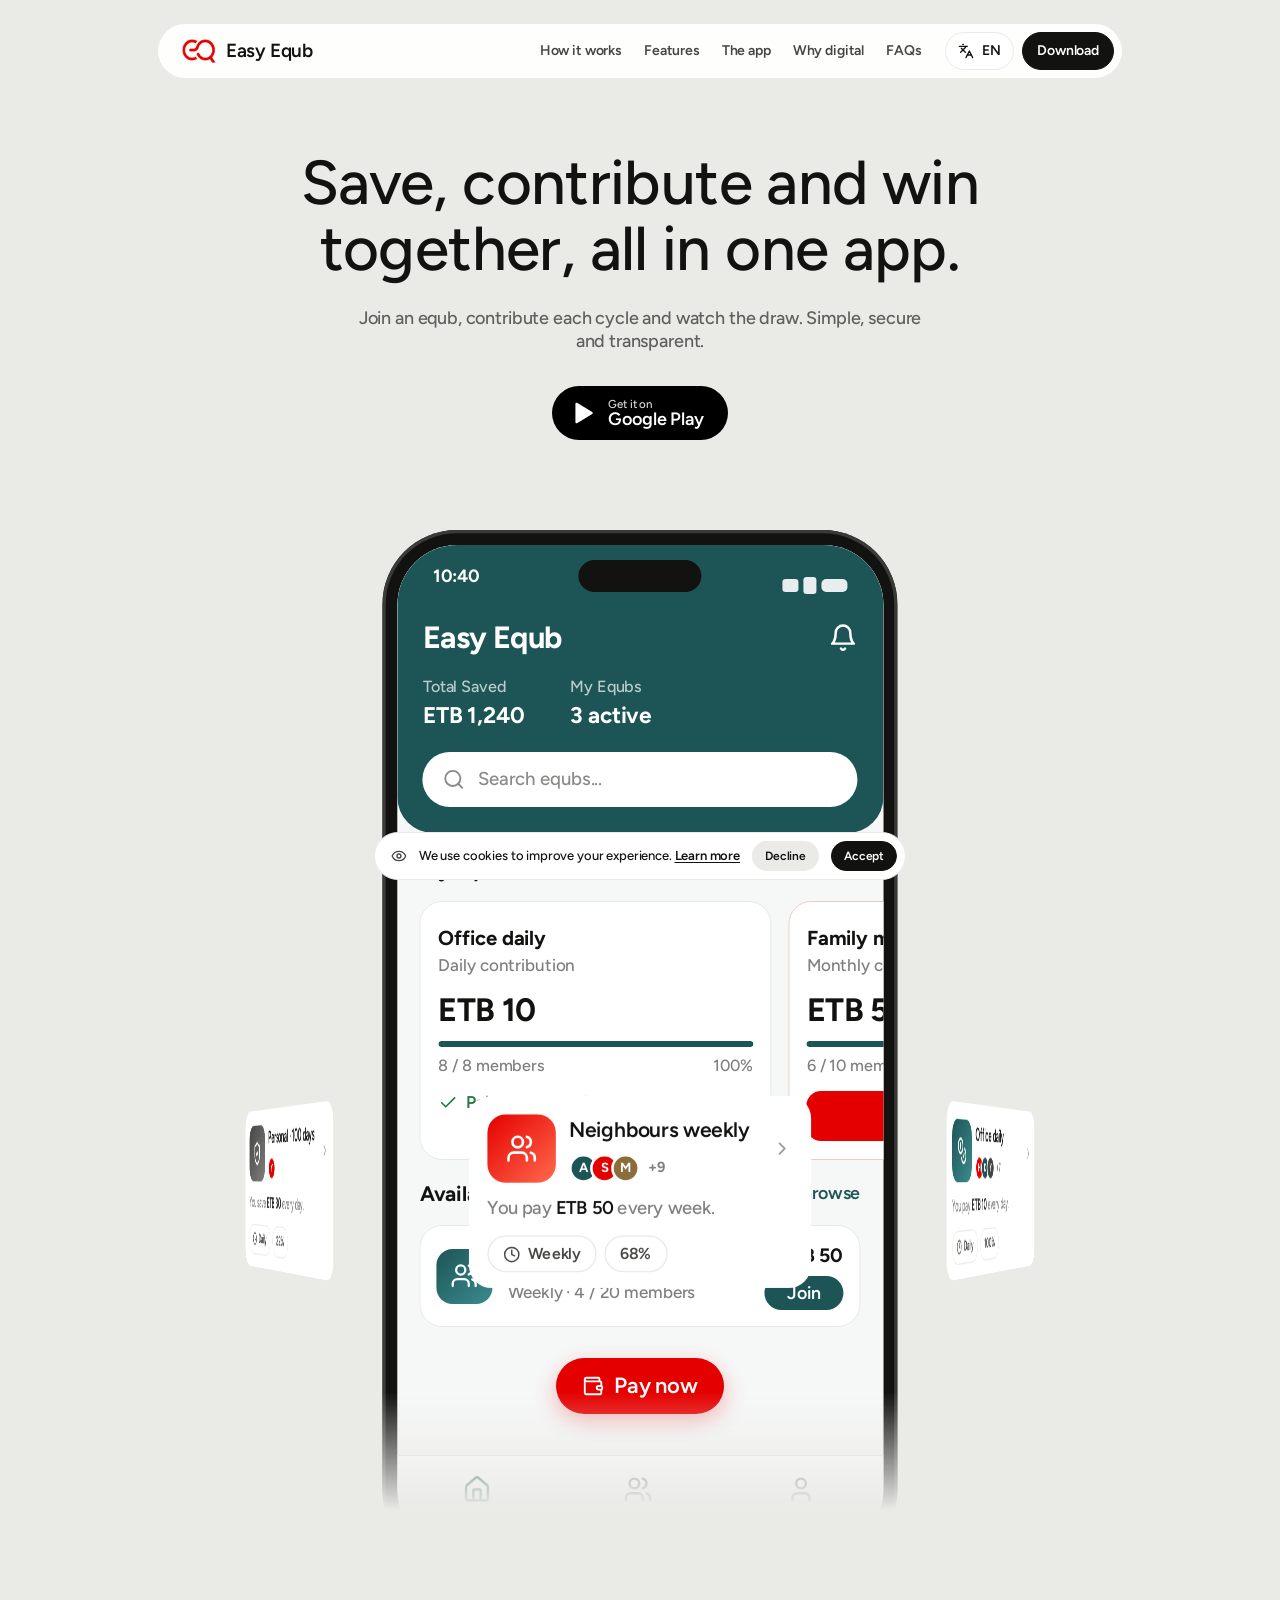
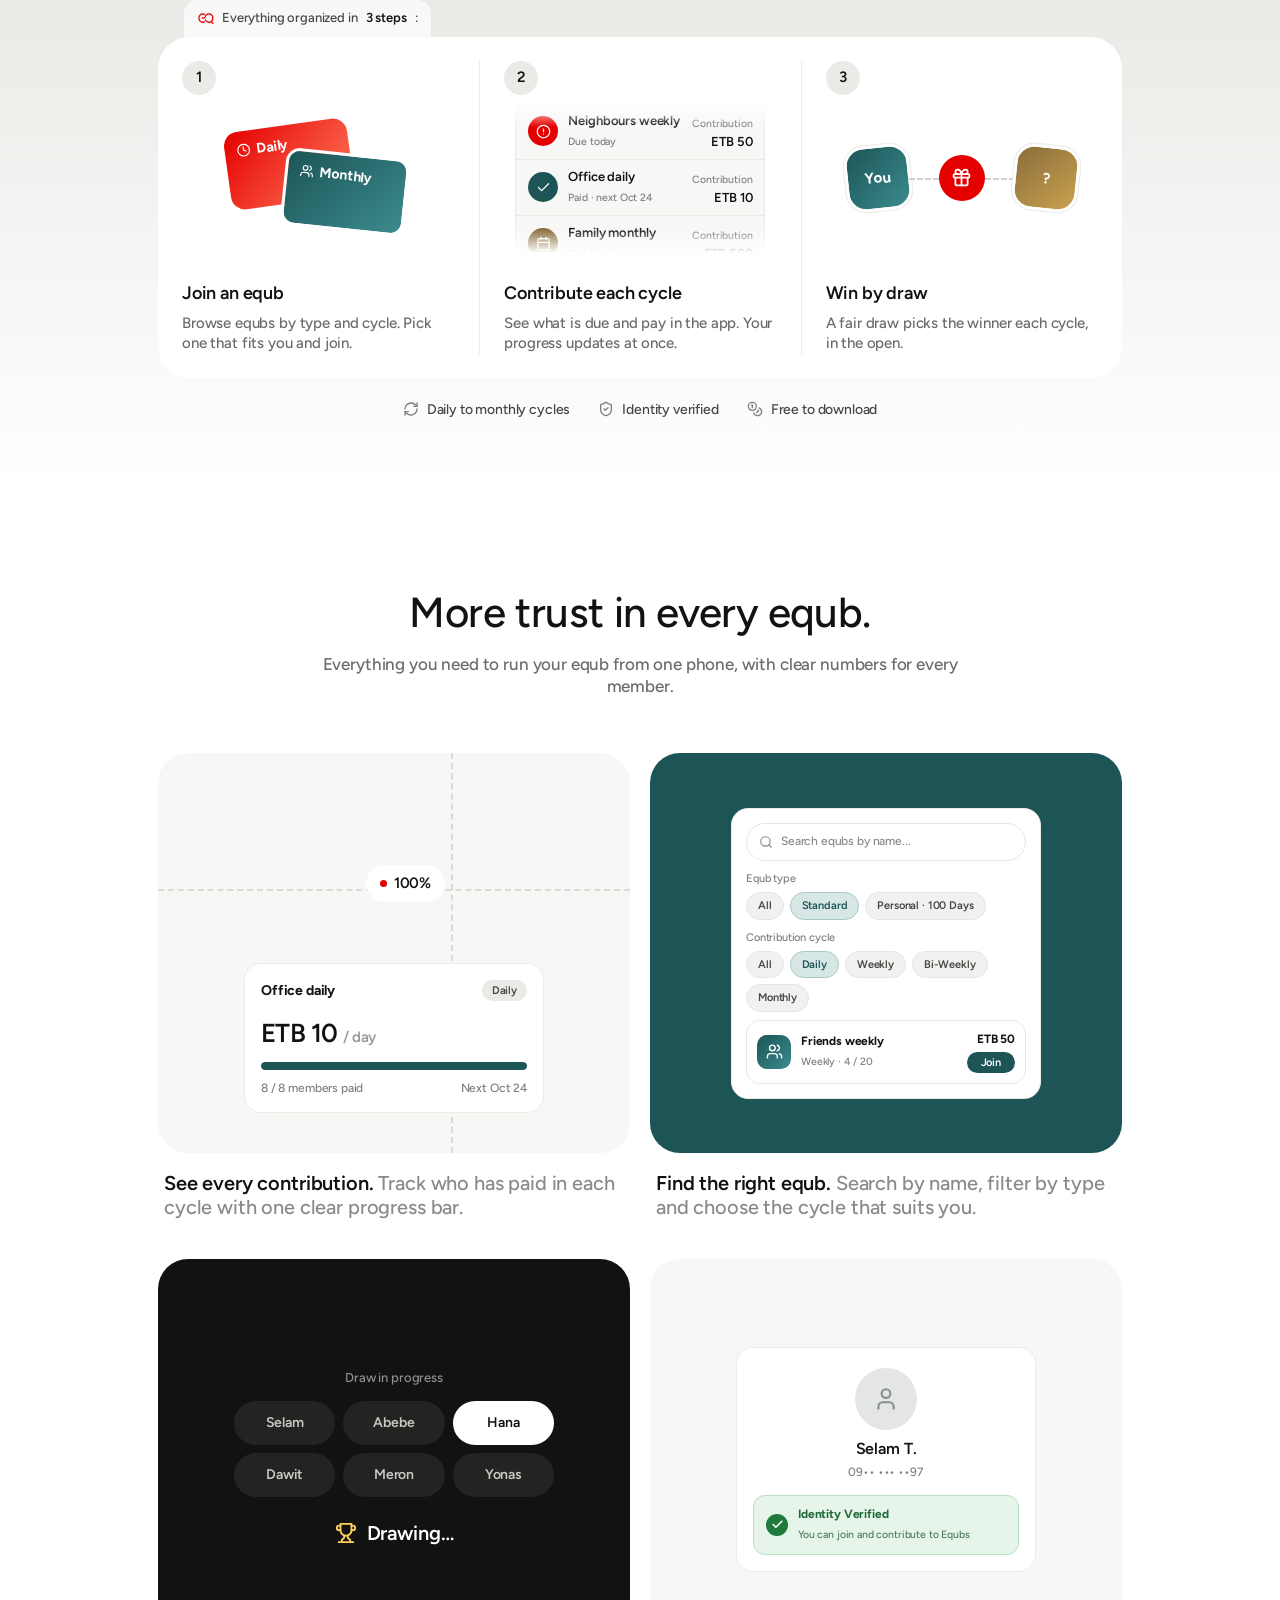
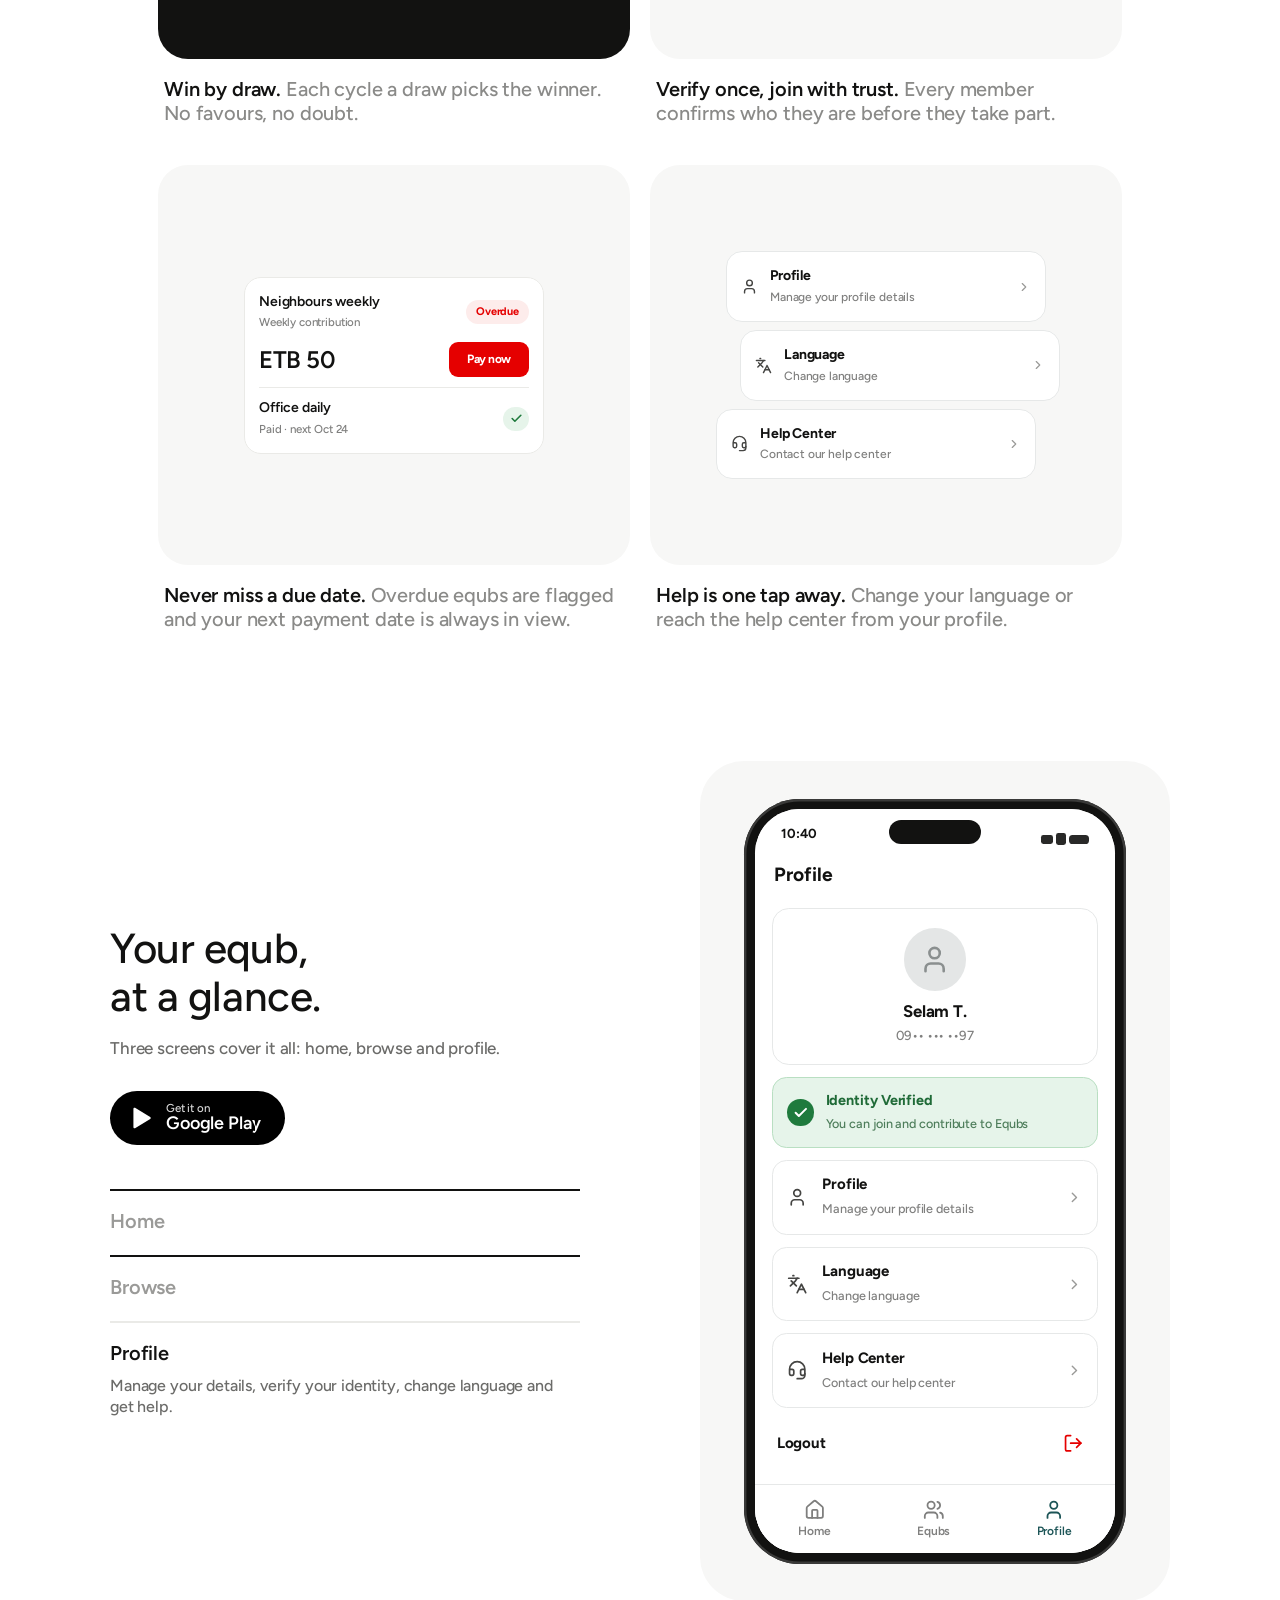
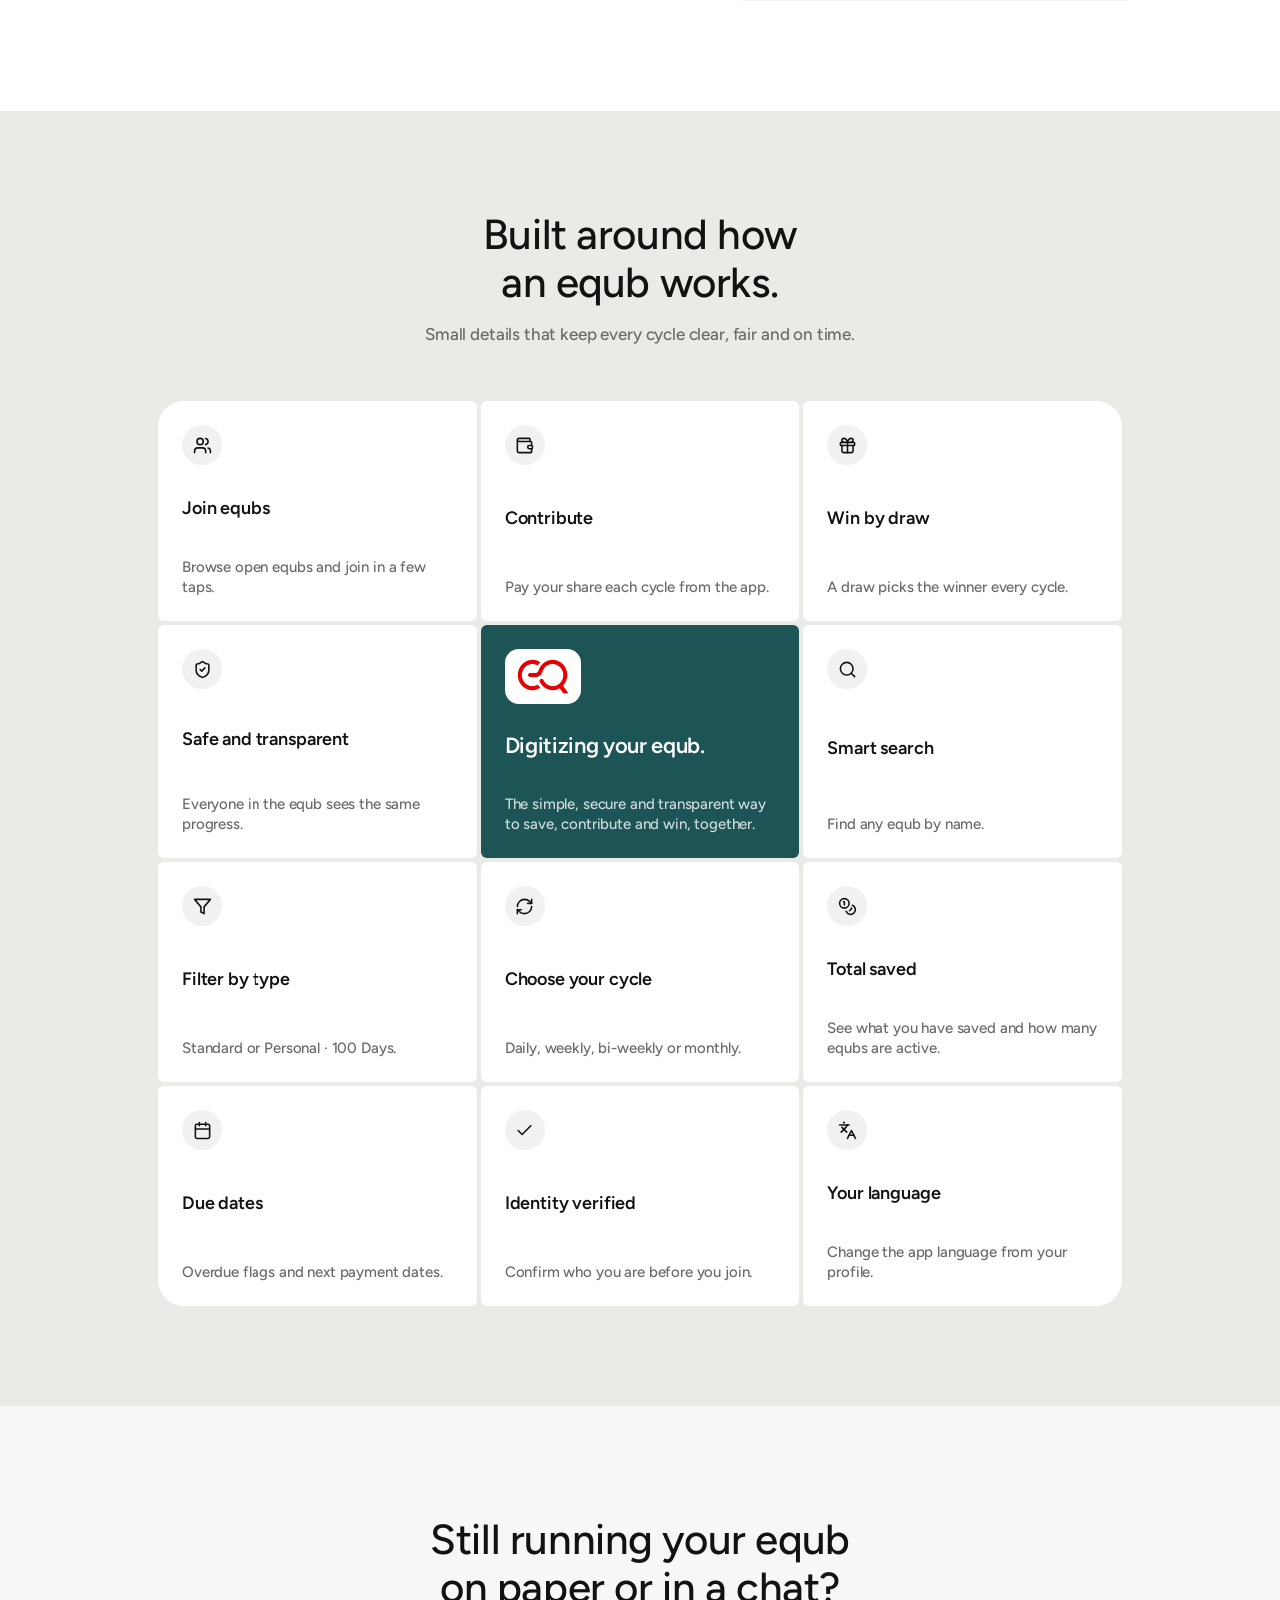
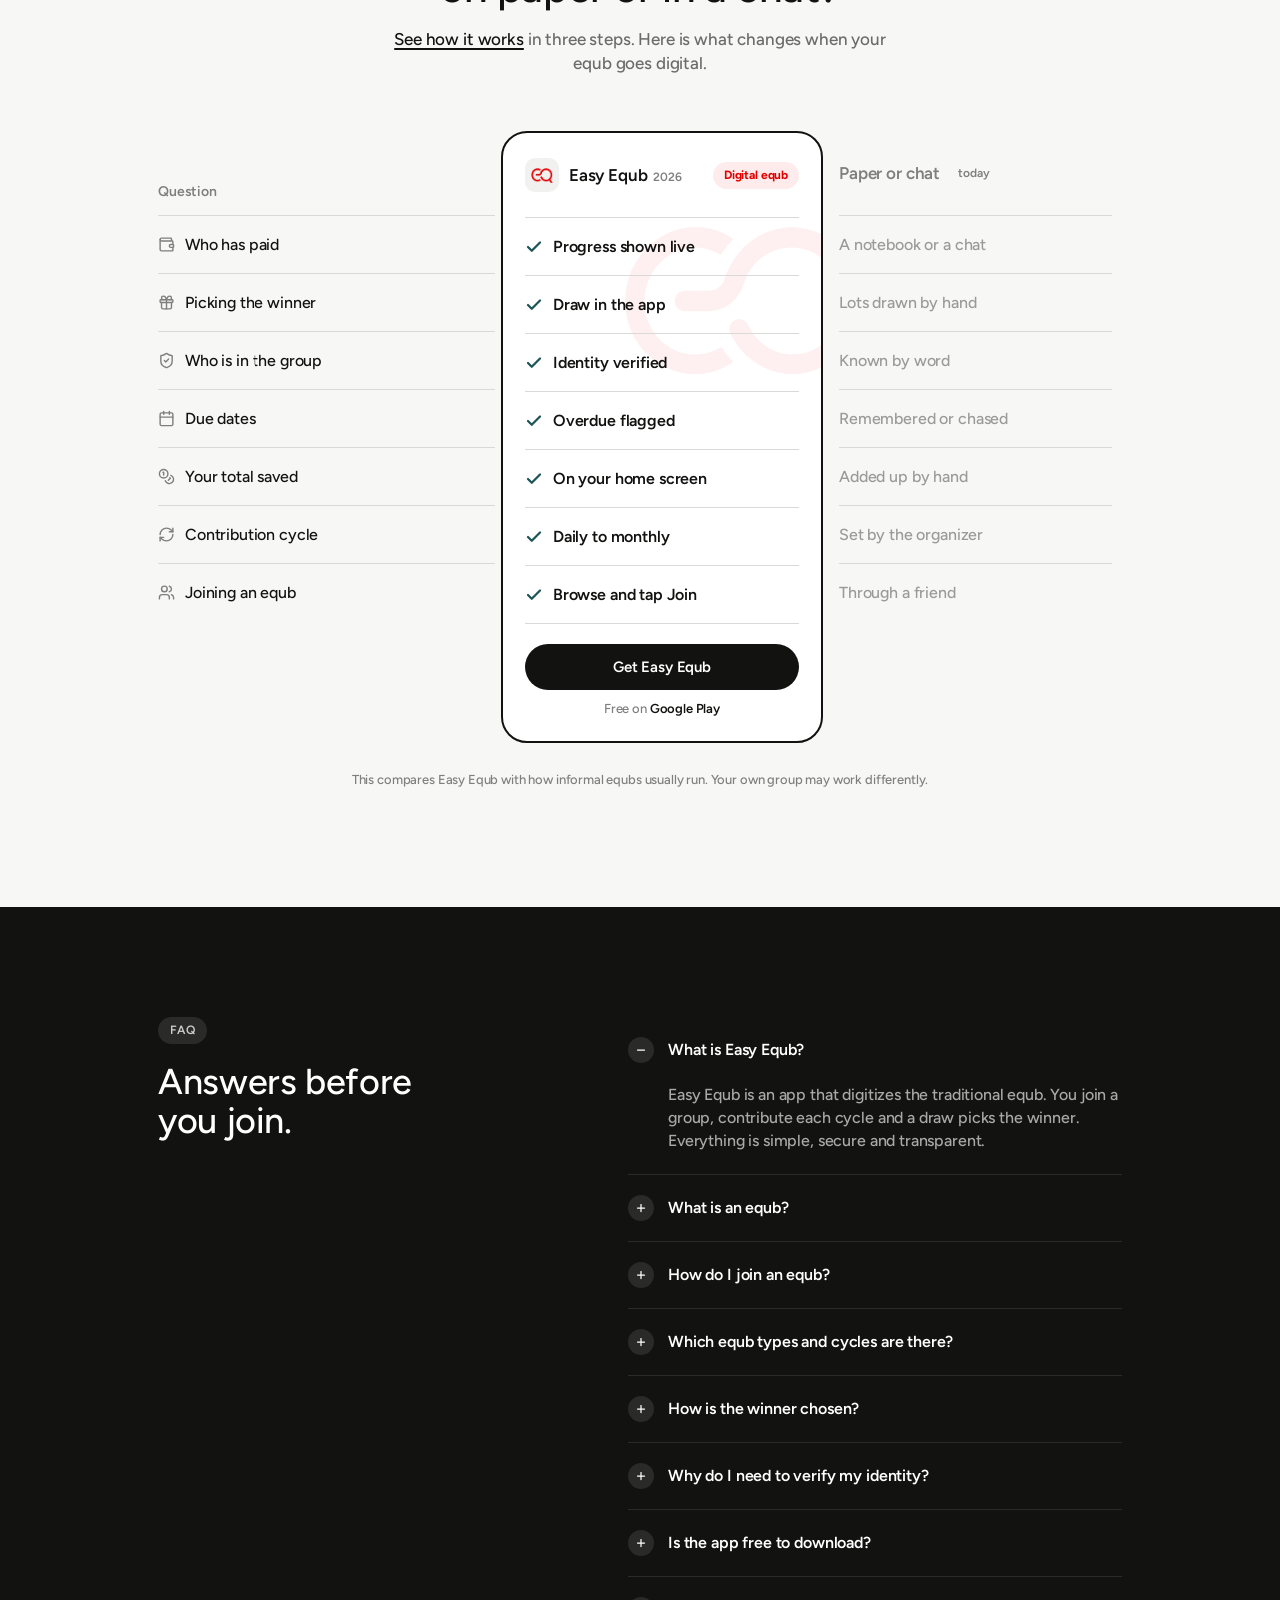
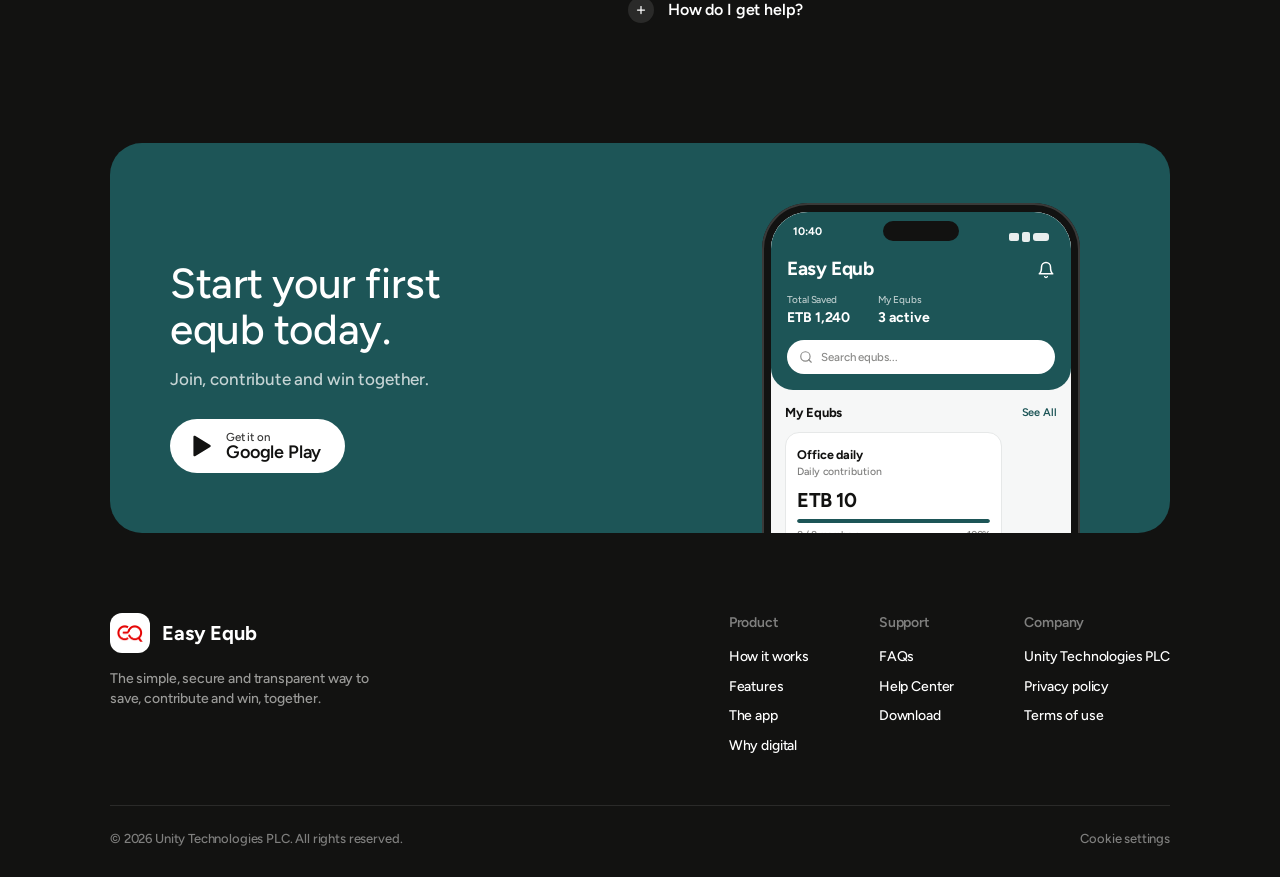
<file: easy-equb/index.html>
<!doctype html>
<html lang="en">
<head>
<meta charset="utf-8">
<meta name="viewport" content="width=device-width, initial-scale=1">
<title>Easy Equb: save, contribute and win together</title>
<meta name="description" content="Easy Equb digitizes your equb. Join an equb, contribute each cycle and win by draw. Simple, secure and transparent.">
<meta name="theme-color" content="#eaeae7">
<link rel="icon" href="assets/favicon.png" type="image/png">
<link rel="apple-touch-icon" href="assets/icon-192.png">
<link rel="stylesheet" href="styles.css">
</head>
<body>

<!-- Icon sprite (2px stroke, round caps, 24 grid) -->
<svg width="0" height="0" style="position:absolute" aria-hidden="true">
  <defs>
    <symbol id="i-search" viewBox="0 0 24 24"><circle cx="11" cy="11" r="8"/><path d="m21 21-4.3-4.3"/></symbol>
    <symbol id="i-users" viewBox="0 0 24 24"><path d="M16 21v-2a4 4 0 0 0-4-4H6a4 4 0 0 0-4 4v2"/><circle cx="9" cy="7" r="4"/><path d="M22 21v-2a4 4 0 0 0-3-3.87"/><path d="M16 3.13a4 4 0 0 1 0 7.75"/></symbol>
    <symbol id="i-wallet" viewBox="0 0 24 24"><path d="M19 7V4a1 1 0 0 0-1-1H5a2 2 0 0 0 0 4h15a1 1 0 0 1 1 1v4h-3a2 2 0 0 0 0 4h3a1 1 0 0 0 1-1v-2a1 1 0 0 0-1-1"/><path d="M3 5v14a2 2 0 0 0 2 2h15a1 1 0 0 0 1-1v-4"/></symbol>
    <symbol id="i-gift" viewBox="0 0 24 24"><rect x="3" y="8" width="18" height="4" rx="1"/><path d="M12 8v13"/><path d="M19 12v7a2 2 0 0 1-2 2H7a2 2 0 0 1-2-2v-7"/><path d="M7.5 8a2.5 2.5 0 0 1 0-5A4.8 8 0 0 1 12 8a4.8 8 0 0 1 4.5-5 2.5 2.5 0 0 1 0 5"/></symbol>
    <symbol id="i-shield" viewBox="0 0 24 24"><path d="M20 13c0 5-3.5 7.5-7.66 8.95a1 1 0 0 1-.67-.01C7.5 20.5 4 18 4 13V6a1 1 0 0 1 1-1c2 0 4.5-1.2 6.24-2.72a1.17 1.17 0 0 1 1.52 0C14.51 3.81 17 5 19 5a1 1 0 0 1 1 1z"/><path d="m9 12 2 2 4-4"/></symbol>
    <symbol id="i-filter" viewBox="0 0 24 24"><path d="M22 3H2l8 9.46V19l4 2v-8.54z"/></symbol>
    <symbol id="i-cycle" viewBox="0 0 24 24"><path d="M3 12a9 9 0 0 1 9-9 9.75 9.75 0 0 1 6.74 2.74L21 8"/><path d="M21 3v5h-5"/><path d="M21 12a9 9 0 0 1-9 9 9.75 9.75 0 0 1-6.74-2.74L3 16"/><path d="M8 16H3v5"/></symbol>
    <symbol id="i-lang" viewBox="0 0 24 24"><path d="m5 8 6 6"/><path d="m4 14 6-6 2-3"/><path d="M2 5h12"/><path d="M7 2h1"/><path d="m22 22-5-10-5 10"/><path d="M14 18h6"/></symbol>
    <symbol id="i-help" viewBox="0 0 24 24"><path d="M3 11h3a2 2 0 0 1 2 2v3a2 2 0 0 1-2 2H5a2 2 0 0 1-2-2zm0 0a9 9 0 1 1 18 0m0 0v5a2 2 0 0 1-2 2h-1a2 2 0 0 1-2-2v-3a2 2 0 0 1 2-2h3z"/><path d="M21 16v2a4 4 0 0 1-4 4h-5"/></symbol>
    <symbol id="i-logout" viewBox="0 0 24 24"><path d="M9 21H5a2 2 0 0 1-2-2V5a2 2 0 0 1 2-2h4"/><path d="m16 17 5-5-5-5"/><path d="M21 12H9"/></symbol>
    <symbol id="i-user" viewBox="0 0 24 24"><path d="M19 21v-2a4 4 0 0 0-4-4H9a4 4 0 0 0-4 4v2"/><circle cx="12" cy="7" r="4"/></symbol>
    <symbol id="i-check" viewBox="0 0 24 24"><path d="M20 6 9 17l-5-5"/></symbol>
    <symbol id="i-clock" viewBox="0 0 24 24"><circle cx="12" cy="12" r="10"/><path d="M12 6v6l4 2"/></symbol>
    <symbol id="i-bell" viewBox="0 0 24 24"><path d="M6 8a6 6 0 0 1 12 0c0 7 3 9 3 9H3s3-2 3-9"/><path d="M10.3 21a1.94 1.94 0 0 0 3.4 0"/></symbol>
    <symbol id="i-home" viewBox="0 0 24 24"><path d="M15 21v-8a1 1 0 0 0-1-1h-4a1 1 0 0 0-1 1v8"/><path d="M3 10a2 2 0 0 1 .709-1.528l7-5.999a2 2 0 0 1 2.582 0l7 5.999A2 2 0 0 1 21 10v9a2 2 0 0 1-2 2H5a2 2 0 0 1-2-2z"/></symbol>
    <symbol id="i-plus" viewBox="0 0 24 24"><path d="M5 12h14"/><path d="M12 5v14"/></symbol>
    <symbol id="i-minus" viewBox="0 0 24 24"><path d="M5 12h14"/></symbol>
    <symbol id="i-down" viewBox="0 0 24 24"><path d="m6 9 6 6 6-6"/></symbol>
    <symbol id="i-right" viewBox="0 0 24 24"><path d="m9 18 6-6-6-6"/></symbol>
    <symbol id="i-left" viewBox="0 0 24 24"><path d="m15 18-6-6 6-6"/></symbol>
    <symbol id="i-arrow" viewBox="0 0 24 24"><path d="M5 12h14"/><path d="m12 5 7 7-7 7"/></symbol>
    <symbol id="i-menu" viewBox="0 0 24 24"><path d="M4 6h16"/><path d="M4 12h16"/><path d="M4 18h16"/></symbol>
    <symbol id="i-x" viewBox="0 0 24 24"><path d="M18 6 6 18"/><path d="m6 6 12 12"/></symbol>
    <symbol id="i-calendar" viewBox="0 0 24 24"><path d="M8 2v4"/><path d="M16 2v4"/><rect width="18" height="18" x="3" y="4" rx="2"/><path d="M3 10h18"/></symbol>
    <symbol id="i-coins" viewBox="0 0 24 24"><circle cx="8" cy="8" r="6"/><path d="M18.09 10.37A6 6 0 1 1 10.34 18"/><path d="M7 6h1v4"/><path d="m16.71 13.88.7.71-2.82 2.82"/></symbol>
    <symbol id="i-alert" viewBox="0 0 24 24"><circle cx="12" cy="12" r="10"/><path d="M12 8v4"/><path d="M12 16h.01"/></symbol>
    <symbol id="i-swap" viewBox="0 0 24 24"><path d="m16 3 4 4-4 4"/><path d="M20 7H4"/><path d="m8 21-4-4 4-4"/><path d="M4 17h16"/></symbol>
    <symbol id="i-eye" viewBox="0 0 24 24"><path d="M2.06 12.35a1 1 0 0 1 0-.7 10.75 10.75 0 0 1 19.88 0 1 1 0 0 1 0 .7 10.75 10.75 0 0 1-19.88 0"/><circle cx="12" cy="12" r="3"/></symbol>
    <symbol id="i-lock" viewBox="0 0 24 24"><rect width="18" height="11" x="3" y="11" rx="2"/><path d="M7 11V7a5 5 0 0 1 10 0v4"/></symbol>
    <symbol id="i-play" viewBox="0 0 24 24"><path d="M5 3.5v17a1 1 0 0 0 1.5.86l14-8.5a1 1 0 0 0 0-1.72l-14-8.5A1 1 0 0 0 5 3.5Z" fill="currentColor" stroke="none"/></symbol>
    <symbol id="i-trophy" viewBox="0 0 24 24"><path d="M6 9H4.5a2.5 2.5 0 0 1 0-5H6"/><path d="M18 9h1.5a2.5 2.5 0 0 0 0-5H18"/><path d="M4 22h16"/><path d="M10 14.66V17c0 .55-.47.98-.97 1.21C7.85 18.75 7 20.24 7 22"/><path d="M14 14.66V17c0 .55.47.98.97 1.21C16.15 18.75 17 20.24 17 22"/><path d="M18 2H6v7a6 6 0 0 0 12 0V2Z"/></symbol>
  </defs>
</svg>

<!-- ============ 01 · NAV ============ -->
<header class="nav" id="top">
  <div class="nav__bar">
    <a class="nav__brand" href="#top" aria-label="Easy Equb home">
      <img src="assets/logo-mark.png" alt="" width="34" height="23">
      <span>Easy Equb</span>
    </a>
    <nav class="nav__links" aria-label="Main">
      <a class="nav__link" href="#how">How it works</a>
      <a class="nav__link" href="#features">Features</a>
      <a class="nav__link" href="#app">The app</a>
      <a class="nav__link" href="#switch">Why digital</a>
      <a class="nav__link" href="#faq">FAQs</a>
    </nav>
    <div class="nav__actions">
      <div class="lang" data-lang>
        <button class="lang__trigger" type="button" aria-expanded="false" aria-haspopup="listbox">
          <svg class="i"><use href="#i-lang"/></svg><span>EN</span>
        </button>
        <ul class="lang__menu" role="listbox">
          <li role="option" aria-selected="true" class="is-on">English</li>
          <li role="option" aria-disabled="true" class="is-soon">አማርኛ <small>Soon</small></li>
        </ul>
      </div>
      <a class="btn btn--dark btn--sm nav__cta" href="#get">Download</a>
      <button class="nav__toggle" type="button" aria-label="Open menu" aria-expanded="false">
        <svg class="i i--open"><use href="#i-menu"/></svg>
        <svg class="i i--close"><use href="#i-x"/></svg>
      </button>
    </div>
  </div>
  <div class="nav__mobile" hidden>
    <a href="#how">How it works</a>
    <a href="#features">Features</a>
    <a href="#app">The app</a>
    <a href="#switch">Why digital</a>
    <a href="#faq">FAQs</a>
    <a href="#get" class="btn btn--dark">Download</a>
  </div>
</header>

<main>

<!-- ============ 02 · HERO ============ -->
<section class="hero" id="get">
  <div class="hero__copy">
    <h1 class="hero__title" data-in>Save, contribute and win together, all in one app.</h1>
    <p class="hero__sub" data-in>Join an equb, contribute each cycle and watch the draw. Simple, secure and transparent.</p>
    <div class="hero__stores" data-in>
      <a class="store" href="https://play.google.com/store/search?q=Easy%20Equb&amp;c=apps" rel="noopener">
        <svg class="i i--fill"><use href="#i-play"/></svg>
        <span class="store__copy"><small>Get it on</small><b>Google Play</b></span>
      </a>
    </div>
  </div>

  <div class="hero__stage" data-in>
    <!-- orbit of equb cards, behind the phone -->
    <div class="orbit" aria-hidden="true">
      <div class="orbit__ring">
        <article class="eq-card" style="--i:0">
          <div class="eq-card__top"><span class="cover" style="--c1:#e50000;--c2:#ff6a4d"><svg class="i"><use href="#i-users"/></svg></span><div><h4>Neighbours weekly</h4><div class="avs"><i style="--a:#1d5557">A</i><i style="--a:#e50000">S</i><i style="--a:#8a6d3b">M</i><em>+9</em></div></div><svg class="i"><use href="#i-right"/></svg></div>
          <p>You pay <b>ETB 50</b> every week.</p>
          <div class="eq-card__chips"><span><svg class="i"><use href="#i-clock"/></svg>Weekly</span><span>68%</span></div>
        </article>
        <article class="eq-card" style="--i:1">
          <div class="eq-card__top"><span class="cover" style="--c1:#1d5557;--c2:#3b8b8e"><svg class="i"><use href="#i-coins"/></svg></span><div><h4>Office daily</h4><div class="avs"><i style="--a:#e50000">H</i><i style="--a:#1d5557">D</i><i style="--a:#454543">Y</i><em>+7</em></div></div><svg class="i"><use href="#i-right"/></svg></div>
          <p>You pay <b>ETB 10</b> every day.</p>
          <div class="eq-card__chips"><span><svg class="i"><use href="#i-clock"/></svg>Daily</span><span>100%</span></div>
        </article>
        <article class="eq-card" style="--i:2">
          <div class="eq-card__top"><span class="cover" style="--c1:#8a6d3b;--c2:#c9a24f"><svg class="i"><use href="#i-home"/></svg></span><div><h4>Family monthly</h4><div class="avs"><i style="--a:#1d5557">T</i><i style="--a:#e50000">B</i><i style="--a:#8a6d3b">L</i><em>+4</em></div></div><svg class="i"><use href="#i-right"/></svg></div>
          <p>You pay <b>ETB 500</b> every month.</p>
          <div class="eq-card__chips"><span><svg class="i"><use href="#i-clock"/></svg>Monthly</span><span>40%</span></div>
        </article>
        <article class="eq-card" style="--i:3">
          <div class="eq-card__top"><span class="cover" style="--c1:#e50000;--c2:#ff6a4d"><svg class="i"><use href="#i-gift"/></svg></span><div><h4>Friends bi-weekly</h4><div class="avs"><i style="--a:#454543">N</i><i style="--a:#e50000">E</i><i style="--a:#1d5557">R</i><em>+5</em></div></div><svg class="i"><use href="#i-right"/></svg></div>
          <p>You pay <b>ETB 100</b> every two weeks.</p>
          <div class="eq-card__chips"><span><svg class="i"><use href="#i-clock"/></svg>Bi-weekly</span><span>85%</span></div>
        </article>
        <article class="eq-card" style="--i:4">
          <div class="eq-card__top"><span class="cover" style="--c1:#1d5557;--c2:#3b8b8e"><svg class="i"><use href="#i-wallet"/></svg></span><div><h4>Market circle</h4><div class="avs"><i style="--a:#e50000">F</i><i style="--a:#8a6d3b">K</i><i style="--a:#1d5557">G</i><em>+11</em></div></div><svg class="i"><use href="#i-right"/></svg></div>
          <p>You pay <b>ETB 20</b> every day.</p>
          <div class="eq-card__chips"><span><svg class="i"><use href="#i-clock"/></svg>Daily</span><span>55%</span></div>
        </article>
        <article class="eq-card" style="--i:5">
          <div class="eq-card__top"><span class="cover" style="--c1:#454543;--c2:#7f7f7e"><svg class="i"><use href="#i-shield"/></svg></span><div><h4>Personal · 100 days</h4><div class="avs"><i style="--a:#e50000">Y</i></div></div><svg class="i"><use href="#i-right"/></svg></div>
          <p>You save <b>ETB 30</b> every day.</p>
          <div class="eq-card__chips"><span><svg class="i"><use href="#i-clock"/></svg>Daily</span><span>22%</span></div>
        </article>
      </div>
    </div>

    <div class="phone phone--hero">
      <div class="phone__screen">
        <div class="scr scr--home">
          <div class="scr__status"><span>10:40</span><span class="scr__sys"><i></i><i></i><i></i></span></div>
          <div class="scr__top">
            <div class="scr__row"><b>Easy Equb</b><svg class="i"><use href="#i-bell"/></svg></div>
            <div class="scr__stats">
              <div><small>Total Saved</small><b>ETB 1,240</b></div>
              <div><small>My Equbs</small><b>3 active</b></div>
            </div>
            <div class="scr__search"><svg class="i"><use href="#i-search"/></svg>Search equbs...</div>
          </div>
          <div class="scr__body">
            <div class="scr__h"><b>My Equbs</b><span>See All</span></div>
            <div class="scr__cards">
              <div class="scr__eq">
                <div class="scr__eqhead"><b>Office daily</b></div>
                <small>Daily contribution</small>
                <strong>ETB 10</strong>
                <div class="scr__meter"><span style="width:100%"></span></div>
                <div class="scr__meta"><span>8 / 8 members</span><span>100%</span></div>
                <div class="scr__paid"><svg class="i"><use href="#i-check"/></svg>Paid · next Oct 24</div>
              </div>
              <div class="scr__eq scr__eq--due">
                <div class="scr__eqhead"><b>Family monthly</b></div>
                <small>Monthly contribution</small>
                <strong>ETB 500</strong>
                <div class="scr__meter"><span style="width:60%"></span></div>
                <div class="scr__meta"><span>6 / 10 members</span><span>60%</span></div>
                <div class="scr__pay">Pay now</div>
              </div>
            </div>
            <div class="scr__h"><b>Available Equbs</b><span>Browse</span></div>
            <div class="scr__avail">
              <span class="cover cover--sm" style="--c1:#1d5557;--c2:#3b8b8e"><svg class="i"><use href="#i-users"/></svg></span>
              <div><b>Friends weekly</b><small>Weekly · 4 / 20 members</small></div>
              <div class="scr__price">ETB 50<span class="scr__join">Join</span></div>
            </div>
          </div>
          <div class="scr__nav"><span class="is-on"><svg class="i"><use href="#i-home"/></svg>Home</span><span><svg class="i"><use href="#i-users"/></svg>Equbs</span><span><svg class="i"><use href="#i-user"/></svg>Profile</span></div>
        </div>
      </div>
    </div>
    <span class="fab" aria-hidden="true"><svg class="i"><use href="#i-wallet"/></svg>Pay now</span>
  </div>
</section>

<!-- ============ 03 · STEPS ============ -->
<section class="steps" id="how">
  <div class="steps__wrap">
    <p class="steps__tag" data-reveal><img src="assets/logo-mark.png" alt="" width="16" height="11">Everything organized in <b>3 steps</b> :</p>
    <div class="steps__row" data-reveal>
      <article class="step">
        <span class="step__n">1</span>
        <div class="step__art step__art--cards" aria-hidden="true">
          <div class="mini mini--a"><svg class="i"><use href="#i-clock"/></svg>Daily</div>
          <div class="mini mini--b"><svg class="i"><use href="#i-users"/></svg>Monthly</div>
        </div>
        <h3>Join an equb</h3>
        <p>Browse equbs by type and cycle. Pick one that fits you and join.</p>
      </article>
      <article class="step">
        <span class="step__n">2</span>
        <div class="step__art step__art--list" aria-hidden="true">
          <div class="step__scroll">
            <div class="row"><span class="dot dot--red"><svg class="i"><use href="#i-alert"/></svg></span><div><b>Neighbours weekly</b><small>Due today</small></div><div class="row__r"><small>Contribution</small><b>ETB 50</b></div></div>
            <div class="row"><span class="dot dot--teal"><svg class="i"><use href="#i-check"/></svg></span><div><b>Office daily</b><small>Paid · next Oct 24</small></div><div class="row__r"><small>Contribution</small><b>ETB 10</b></div></div>
            <div class="row"><span class="dot dot--gold"><svg class="i"><use href="#i-calendar"/></svg></span><div><b>Family monthly</b><small>Due Nov 1</small></div><div class="row__r"><small>Contribution</small><b>ETB 500</b></div></div>
          </div>
        </div>
        <h3>Contribute each cycle</h3>
        <p>See what is due and pay in the app. Your progress updates at once.</p>
      </article>
      <article class="step">
        <span class="step__n">3</span>
        <div class="step__art step__art--win" aria-hidden="true">
          <span class="avatar"><i>You</i></span>
          <span class="swap"><svg class="i"><use href="#i-gift"/></svg></span>
          <span class="avatar avatar--b"><i>?</i></span>
        </div>
        <h3>Win by draw</h3>
        <p>A fair draw picks the winner each cycle, in the open.</p>
      </article>
    </div>
    <ul class="chips" data-reveal>
      <li><svg class="i"><use href="#i-cycle"/></svg>Daily to monthly cycles</li>
      <li><svg class="i"><use href="#i-shield"/></svg>Identity verified</li>
      <li><svg class="i"><use href="#i-coins"/></svg>Free to download</li>
    </ul>
  </div>
</section>

<!-- ============ 04 · FEATURES (big cards) ============ -->
<section class="mf" id="features">
  <header class="head" data-reveal>
    <h2>More trust in every equb.</h2>
    <p>Everything you need to run your equb from one phone, with clear numbers for every member.</p>
  </header>
  <div class="mf__grid">

    <article class="mfc" data-reveal>
      <div class="mfc__media mfc__media--light">
        <div class="guides" aria-hidden="true"><i></i><i></i></div>
        <span class="pill pill--float"><b class="pdot"></b>100%</span>
        <div class="widget widget--progress">
          <div class="widget__head"><b>Office daily</b><span class="tag">Daily</span></div>
          <div class="widget__amt">ETB 10 <em>/ day</em></div>
          <div class="bar"><span></span></div>
          <div class="widget__foot"><span>8 / 8 members paid</span><span>Next Oct 24</span></div>
        </div>
      </div>
      <p class="mfc__text"><b>See every contribution.</b> <span>Track who has paid in each cycle with one clear progress bar.</span></p>
    </article>

    <article class="mfc" data-reveal>
      <div class="mfc__media mfc__media--teal">
        <div class="widget widget--browse">
          <div class="scr__search scr__search--lg"><svg class="i"><use href="#i-search"/></svg>Search equbs by name...</div>
          <p class="lbl">Equb type</p>
          <div class="fchips" data-cycle-a><span class="is-on">All</span><span>Standard</span><span>Personal · 100 Days</span></div>
          <p class="lbl">Contribution cycle</p>
          <div class="fchips" data-cycle-b><span class="is-on">All</span><span>Daily</span><span>Weekly</span><span>Bi-Weekly</span><span>Monthly</span></div>
          <div class="browse-row"><span class="cover cover--sm" style="--c1:#1d5557;--c2:#3b8b8e"><svg class="i"><use href="#i-users"/></svg></span><div><b>Friends weekly</b><small>Weekly · 4 / 20</small></div><div class="scr__price">ETB 50<span class="scr__join">Join</span></div></div>
        </div>
      </div>
      <p class="mfc__text"><b>Find the right equb.</b> <span>Search by name, filter by type and choose the cycle that suits you.</span></p>
    </article>

    <article class="mfc" data-reveal>
      <div class="mfc__media mfc__media--dark">
        <div class="draw" data-draw>
          <p class="draw__lbl">Draw in progress</p>
          <div class="draw__grid">
            <span>Selam</span><span>Abebe</span><span>Hana</span><span>Dawit</span><span>Meron</span><span>Yonas</span>
          </div>
          <p class="draw__win" aria-live="polite"><svg class="i"><use href="#i-trophy"/></svg><span data-draw-name>Drawing…</span></p>
        </div>
      </div>
      <p class="mfc__text"><b>Win by draw.</b> <span>Each cycle a draw picks the winner. No favours, no doubt.</span></p>
    </article>

    <article class="mfc" data-reveal>
      <div class="mfc__media mfc__media--light">
        <div class="widget widget--id">
          <div class="id__avatar"><svg class="i"><use href="#i-user"/></svg></div>
          <b class="id__name">Selam T.</b>
          <small class="id__phone">09•• ••• ••97</small>
          <div class="verified"><span class="verified__ic"><svg class="i"><use href="#i-check"/></svg></span><div><b>Identity Verified</b><small>You can join and contribute to Equbs</small></div></div>
        </div>
      </div>
      <p class="mfc__text"><b>Verify once, join with trust.</b> <span>Every member confirms who they are before they take part.</span></p>
    </article>

    <article class="mfc" data-reveal>
      <div class="mfc__media mfc__media--light">
        <div class="widget widget--due">
          <div class="due"><div><b>Neighbours weekly</b><small>Weekly contribution</small></div><span class="badge badge--red">Overdue</span></div>
          <div class="due__amt">ETB 50 <span class="scr__pay">Pay now</span></div>
          <div class="due due--ok"><div><b>Office daily</b><small>Paid · next Oct 24</small></div><span class="badge badge--ok"><svg class="i"><use href="#i-check"/></svg></span></div>
        </div>
      </div>
      <p class="mfc__text"><b>Never miss a due date.</b> <span>Overdue equbs are flagged and your next payment date is always in view.</span></p>
    </article>

    <article class="mfc" data-reveal>
      <div class="mfc__media mfc__media--light">
        <div class="widget widget--prof">
          <div class="prow"><svg class="i"><use href="#i-user"/></svg><div><b>Profile</b><small>Manage your profile details</small></div><svg class="i"><use href="#i-right"/></svg></div>
          <div class="prow"><svg class="i"><use href="#i-lang"/></svg><div><b>Language</b><small>Change language</small></div><svg class="i"><use href="#i-right"/></svg></div>
          <div class="prow"><svg class="i"><use href="#i-help"/></svg><div><b>Help Center</b><small>Contact our help center</small></div><svg class="i"><use href="#i-right"/></svg></div>
        </div>
      </div>
      <p class="mfc__text"><b>Help is one tap away.</b> <span>Change your language or reach the help center from your profile.</span></p>
    </article>

  </div>
</section>

<!-- ============ 05 · SHOWCASE ============ -->
<section class="show" id="app">
  <div class="show__inner">
    <div class="show__content">
      <header class="show__head" data-reveal>
        <h2>Your equb,<br>at a glance.</h2>
        <p>Three screens cover it all: home, browse and profile.</p>
      </header>
      <div class="show__stores" data-reveal>
        <a class="store" href="https://play.google.com/store/search?q=Easy%20Equb&amp;c=apps" rel="noopener">
          <svg class="i i--fill"><use href="#i-play"/></svg>
          <span class="store__copy"><small>Get it on</small><b>Google Play</b></span>
        </a>
      </div>
      <div class="tabs" role="tablist" aria-label="App screens" data-reveal>
        <div class="tab is-active" data-screen="0">
          <div class="tab__track"><span class="tab__fill"></span></div>
          <button type="button" role="tab" aria-selected="true">Home</button>
          <p>See your total saved, your active equbs and what is due, all on one screen.</p>
        </div>
        <div class="tab" data-screen="1">
          <div class="tab__track"><span class="tab__fill"></span></div>
          <button type="button" role="tab" aria-selected="false" tabindex="-1">Browse</button>
          <p>Search equbs by name, filter by type, choose a cycle and join.</p>
        </div>
        <div class="tab" data-screen="2">
          <div class="tab__track"><span class="tab__fill"></span></div>
          <button type="button" role="tab" aria-selected="false" tabindex="-1">Profile</button>
          <p>Manage your details, verify your identity, change language and get help.</p>
        </div>
      </div>
    </div>

    <div class="show__media" data-reveal>
      <div class="show__bg"></div>
      <div class="phone phone--show">
        <div class="phone__screen">
          <!-- screen 0: home -->
          <div class="scr scr--home show__screen is-active" data-s="0">
            <div class="scr__status"><span>10:40</span><span class="scr__sys"><i></i><i></i><i></i></span></div>
            <div class="scr__top">
              <div class="scr__row"><b>Easy Equb</b><svg class="i"><use href="#i-bell"/></svg></div>
              <div class="scr__stats"><div><small>Total Saved</small><b>ETB 1,240</b></div><div><small>My Equbs</small><b>3 active</b></div></div>
              <div class="scr__search"><svg class="i"><use href="#i-search"/></svg>Search equbs...</div>
            </div>
            <div class="scr__body">
              <div class="scr__h"><b>My Equbs</b><span>See All</span></div>
              <div class="scr__cards">
                <div class="scr__eq"><div class="scr__eqhead"><b>Office daily</b></div><small>Daily contribution</small><strong>ETB 10</strong><div class="scr__meter"><span style="width:100%"></span></div><div class="scr__meta"><span>8 / 8 members</span><span>100%</span></div><div class="scr__paid"><svg class="i"><use href="#i-check"/></svg>Paid · next Oct 24</div></div>
                <div class="scr__eq scr__eq--due"><div class="scr__eqhead"><b>Family monthly</b></div><small>Monthly contribution</small><strong>ETB 500</strong><div class="scr__meter"><span style="width:60%"></span></div><div class="scr__meta"><span>6 / 10 members</span><span>60%</span></div><div class="scr__pay">Pay now</div></div>
              </div>
              <div class="scr__h"><b>Available Equbs</b><span>Browse</span></div>
              <div class="scr__avail"><span class="cover cover--sm" style="--c1:#1d5557;--c2:#3b8b8e"><svg class="i"><use href="#i-users"/></svg></span><div><b>Friends weekly</b><small>Weekly · 4 / 20 members</small></div><div class="scr__price">ETB 50<span class="scr__join">Join</span></div></div>
            </div>
            <div class="scr__nav"><span class="is-on"><svg class="i"><use href="#i-home"/></svg>Home</span><span><svg class="i"><use href="#i-users"/></svg>Equbs</span><span><svg class="i"><use href="#i-user"/></svg>Profile</span></div>
          </div>

          <!-- screen 1: browse -->
          <div class="scr scr--browse show__screen" data-s="1">
            <div class="scr__status"><span>10:40</span><span class="scr__sys"><i></i><i></i><i></i></span></div>
            <div class="scr__bar"><svg class="i"><use href="#i-left"/></svg><b>Browse Equbs</b></div>
            <div class="scr__body scr__body--plain">
              <div class="scr__search scr__search--lg"><svg class="i"><use href="#i-search"/></svg>Search equbs by name...</div>
              <p class="lbl">Equb type</p>
              <div class="fchips"><span class="is-on">All</span><span>Standard</span><span>Personal · 100 Days</span></div>
              <p class="lbl">Contribution cycle</p>
              <div class="fchips"><span class="is-on">All</span><span>Daily</span><span>Weekly</span><span>Bi-Weekly</span><span>Monthly</span></div>
              <div class="browse-row"><span class="cover cover--sm" style="--c1:#1d5557;--c2:#3b8b8e"><svg class="i"><use href="#i-users"/></svg></span><div><b>Friends weekly</b><small>Weekly · 4 / 20</small></div><div class="scr__price">ETB 50<span class="scr__join">Join</span></div></div>
              <div class="browse-row"><span class="cover cover--sm" style="--c1:#e50000;--c2:#ff6a4d"><svg class="i"><use href="#i-coins"/></svg></span><div><b>Office daily</b><small>Daily · 8 / 10</small></div><div class="scr__price">ETB 10<span class="scr__join">Join</span></div></div>
              <div class="browse-row"><span class="cover cover--sm" style="--c1:#8a6d3b;--c2:#c9a24f"><svg class="i"><use href="#i-home"/></svg></span><div><b>Family monthly</b><small>Monthly · 6 / 10</small></div><div class="scr__price">ETB 500<span class="scr__join">Join</span></div></div>
            </div>
          </div>

          <!-- screen 2: profile -->
          <div class="scr scr--profile show__screen" data-s="2">
            <div class="scr__status"><span>10:40</span><span class="scr__sys"><i></i><i></i><i></i></span></div>
            <div class="scr__bar scr__bar--plain"><b>Profile</b></div>
            <div class="scr__body scr__body--plain">
              <div class="pcard"><div class="id__avatar"><svg class="i"><use href="#i-user"/></svg></div><b>Selam T.</b><small>09•• ••• ••97</small></div>
              <div class="verified"><span class="verified__ic"><svg class="i"><use href="#i-check"/></svg></span><div><b>Identity Verified</b><small>You can join and contribute to Equbs</small></div></div>
              <div class="prow"><svg class="i"><use href="#i-user"/></svg><div><b>Profile</b><small>Manage your profile details</small></div><svg class="i"><use href="#i-right"/></svg></div>
              <div class="prow"><svg class="i"><use href="#i-lang"/></svg><div><b>Language</b><small>Change language</small></div><svg class="i"><use href="#i-right"/></svg></div>
              <div class="prow"><svg class="i"><use href="#i-help"/></svg><div><b>Help Center</b><small>Contact our help center</small></div><svg class="i"><use href="#i-right"/></svg></div>
              <div class="prow prow--out"><b>Logout</b><svg class="i"><use href="#i-logout"/></svg></div>
            </div>
            <div class="scr__nav"><span><svg class="i"><use href="#i-home"/></svg>Home</span><span><svg class="i"><use href="#i-users"/></svg>Equbs</span><span class="is-on"><svg class="i"><use href="#i-user"/></svg>Profile</span></div>
          </div>
        </div>
      </div>
    </div>
  </div>
</section>

<!-- ============ 06 · FEATURE GRID ============ -->
<section class="fg">
  <header class="head" data-reveal>
    <h2>Built around how<br>an equb works.</h2>
    <p>Small details that keep every cycle clear, fair and on time.</p>
  </header>
  <div class="fg__grid" data-reveal>
    <article class="fgc"><span class="fgc__ic"><svg class="i"><use href="#i-users"/></svg></span><h3>Join equbs</h3><p>Browse open equbs and join in a few taps.</p></article>
    <article class="fgc"><span class="fgc__ic"><svg class="i"><use href="#i-wallet"/></svg></span><h3>Contribute</h3><p>Pay your share each cycle from the app.</p></article>
    <article class="fgc"><span class="fgc__ic"><svg class="i"><use href="#i-gift"/></svg></span><h3>Win by draw</h3><p>A draw picks the winner every cycle.</p></article>

    <article class="fgc"><span class="fgc__ic"><svg class="i"><use href="#i-shield"/></svg></span><h3>Safe and transparent</h3><p>Everyone in the equb sees the same progress.</p></article>
    <article class="fgc fgc--tile">
      <img src="assets/logo-mark.png" alt="" width="64" height="44">
      <h3>Digitizing your equb.</h3>
      <p>The simple, secure and transparent way to save, contribute and win, together.</p>
    </article>
    <article class="fgc"><span class="fgc__ic"><svg class="i"><use href="#i-search"/></svg></span><h3>Smart search</h3><p>Find any equb by name.</p></article>

    <article class="fgc"><span class="fgc__ic"><svg class="i"><use href="#i-filter"/></svg></span><h3>Filter by type</h3><p>Standard or Personal · 100 Days.</p></article>
    <article class="fgc"><span class="fgc__ic"><svg class="i"><use href="#i-cycle"/></svg></span><h3>Choose your cycle</h3><p>Daily, weekly, bi-weekly or monthly.</p></article>
    <article class="fgc"><span class="fgc__ic"><svg class="i"><use href="#i-coins"/></svg></span><h3>Total saved</h3><p>See what you have saved and how many equbs are active.</p></article>

    <article class="fgc"><span class="fgc__ic"><svg class="i"><use href="#i-calendar"/></svg></span><h3>Due dates</h3><p>Overdue flags and next payment dates.</p></article>
    <article class="fgc"><span class="fgc__ic"><svg class="i"><use href="#i-check"/></svg></span><h3>Identity verified</h3><p>Confirm who you are before you join.</p></article>
    <article class="fgc"><span class="fgc__ic"><svg class="i"><use href="#i-lang"/></svg></span><h3>Your language</h3><p>Change the app language from your profile.</p></article>
  </div>
</section>

<!-- ============ 07 · COMPARE ============ -->
<section class="sm" id="switch">
  <div class="sm__inner">
    <header class="sm__head" data-reveal>
      <h2>Still running your equb<br>on paper or in a chat?</h2>
      <p><a href="#how">See how it works</a> in three steps. Here is what changes when your equb goes digital.</p>
    </header>
    <div class="sm__scroll" data-reveal>
      <div class="sm__card">
        <div class="sm__col sm__col--labels">
          <p class="sm__ch">Question</p>
          <ul>
            <li><svg class="i"><use href="#i-wallet"/></svg>Who has paid</li>
            <li><svg class="i"><use href="#i-gift"/></svg>Picking the winner</li>
            <li><svg class="i"><use href="#i-shield"/></svg>Who is in the group</li>
            <li><svg class="i"><use href="#i-calendar"/></svg>Due dates</li>
            <li><svg class="i"><use href="#i-coins"/></svg>Your total saved</li>
            <li><svg class="i"><use href="#i-cycle"/></svg>Contribution cycle</li>
            <li><svg class="i"><use href="#i-users"/></svg>Joining an equb</li>
          </ul>
        </div>
        <div class="sm__col sm__col--eq">
          <img class="sm__wm" src="assets/logo-mark.png" alt="" width="251" height="170">
          <div class="sm__eqhead">
            <div class="sm__brand"><span class="sm__ic"><img src="assets/logo-mark.png" alt="" width="22" height="15"></span><p>Easy Equb <small>2026</small></p></div>
            <span class="sm__badge">Digital equb</span>
          </div>
          <ul>
            <li>Progress shown live</li>
            <li>Draw in the app</li>
            <li>Identity verified</li>
            <li>Overdue flagged</li>
            <li>On your home screen</li>
            <li>Daily to monthly</li>
            <li>Browse and tap Join</li>
          </ul>
          <div class="sm__foot">
            <a class="sm__btn" href="#get">Get Easy Equb</a>
            <p>Free on <span>Google Play</span></p>
          </div>
        </div>
        <div class="sm__col sm__col--old">
          <p class="sm__brand sm__brand--old">Paper or chat <small>today</small></p>
          <ul>
            <li>A notebook or a chat</li>
            <li>Lots drawn by hand</li>
            <li>Known by word</li>
            <li>Remembered or chased</li>
            <li>Added up by hand</li>
            <li>Set by the organizer</li>
            <li>Through a friend</li>
          </ul>
        </div>
      </div>
      <p class="sm__note">This compares Easy Equb with how informal equbs usually run. Your own group may work differently.</p>
    </div>
  </div>
</section>

<!-- ============ 08 · FAQ ============ -->
<section class="faq" id="faq">
  <div class="faq__inner">
    <div class="faq__left" data-reveal>
      <span class="faq__tag">FAQ</span>
      <h2>Answers before<br>you join.</h2>
    </div>
    <div class="faq__list" data-reveal>
      <div class="qa is-open">
        <button class="qa__q" type="button" aria-expanded="true"><span class="qa__ic"><svg class="i i--plus"><use href="#i-plus"/></svg><svg class="i i--minus"><use href="#i-minus"/></svg></span><span>What is Easy Equb?</span></button>
        <div class="qa__a"><div><p>Easy Equb is an app that digitizes the traditional equb. You join a group, contribute each cycle and a draw picks the winner. Everything is simple, secure and transparent.</p></div></div>
      </div>
      <div class="qa__div"></div>
      <div class="qa">
        <button class="qa__q" type="button" aria-expanded="false"><span class="qa__ic"><svg class="i i--plus"><use href="#i-plus"/></svg><svg class="i i--minus"><use href="#i-minus"/></svg></span><span>What is an equb?</span></button>
        <div class="qa__a"><div><p>An equb is a traditional savings group. Members put in a fixed amount each cycle, and one member receives the pot each round. Easy Equb brings that tradition to your phone.</p></div></div>
      </div>
      <div class="qa__div"></div>
      <div class="qa">
        <button class="qa__q" type="button" aria-expanded="false"><span class="qa__ic"><svg class="i i--plus"><use href="#i-plus"/></svg><svg class="i i--minus"><use href="#i-minus"/></svg></span><span>How do I join an equb?</span></button>
        <div class="qa__a"><div><p>Verify your identity in your profile. Then open Browse, pick an equb and tap Join. You can start contributing right away.</p></div></div>
      </div>
      <div class="qa__div"></div>
      <div class="qa">
        <button class="qa__q" type="button" aria-expanded="false"><span class="qa__ic"><svg class="i i--plus"><use href="#i-plus"/></svg><svg class="i i--minus"><use href="#i-minus"/></svg></span><span>Which equb types and cycles are there?</span></button>
        <div class="qa__a"><div><p>You can choose a Standard equb or a Personal · 100 Days equb. Contribution cycles are daily, weekly, bi-weekly or monthly. Use the filters in Browse to narrow the list.</p></div></div>
      </div>
      <div class="qa__div"></div>
      <div class="qa">
        <button class="qa__q" type="button" aria-expanded="false"><span class="qa__ic"><svg class="i i--plus"><use href="#i-plus"/></svg><svg class="i i--minus"><use href="#i-minus"/></svg></span><span>How is the winner chosen?</span></button>
        <div class="qa__a"><div><p>By draw. A draw picks the winner each cycle, so no one has to decide by hand.</p></div></div>
      </div>
      <div class="qa__div"></div>
      <div class="qa">
        <button class="qa__q" type="button" aria-expanded="false"><span class="qa__ic"><svg class="i i--plus"><use href="#i-plus"/></svg><svg class="i i--minus"><use href="#i-minus"/></svg></span><span>Why do I need to verify my identity?</span></button>
        <div class="qa__a"><div><p>Verification helps everyone in an equb know who they are saving with. Once your identity is verified, you can join and contribute to equbs.</p></div></div>
      </div>
      <div class="qa__div"></div>
      <div class="qa">
        <button class="qa__q" type="button" aria-expanded="false"><span class="qa__ic"><svg class="i i--plus"><use href="#i-plus"/></svg><svg class="i i--minus"><use href="#i-minus"/></svg></span><span>Is the app free to download?</span></button>
        <div class="qa__a"><div><p>Yes. Easy Equb is free to download from Google Play. Check an equb's details before you join it.</p></div></div>
      </div>
      <div class="qa__div"></div>
      <div class="qa">
        <button class="qa__q" type="button" aria-expanded="false"><span class="qa__ic"><svg class="i i--plus"><use href="#i-plus"/></svg><svg class="i i--minus"><use href="#i-minus"/></svg></span><span>How do I get help?</span></button>
        <div class="qa__a"><div><p>Open Profile, then tap Help Center to contact our team. You can also change the app language from the same screen.</p></div></div>
      </div>
    </div>
  </div>
</section>

</main>

<!-- ============ 09 · FOOTER ============ -->
<footer class="ft">
  <div class="cta" data-reveal>
    <div class="cta__copy">
      <h2>Start your first<br>equb today.</h2>
      <p>Join, contribute and win together.</p>
      <a class="store store--light" href="https://play.google.com/store/search?q=Easy%20Equb&amp;c=apps" rel="noopener">
        <svg class="i i--fill"><use href="#i-play"/></svg>
        <span class="store__copy"><small>Get it on</small><b>Google Play</b></span>
      </a>
    </div>
    <div class="cta__phone" aria-hidden="true">
      <div class="phone phone--cta"><div class="phone__screen">
        <div class="scr scr--home">
          <div class="scr__status"><span>10:40</span><span class="scr__sys"><i></i><i></i><i></i></span></div>
          <div class="scr__top">
            <div class="scr__row"><b>Easy Equb</b><svg class="i"><use href="#i-bell"/></svg></div>
            <div class="scr__stats"><div><small>Total Saved</small><b>ETB 1,240</b></div><div><small>My Equbs</small><b>3 active</b></div></div>
            <div class="scr__search"><svg class="i"><use href="#i-search"/></svg>Search equbs...</div>
          </div>
          <div class="scr__body">
            <div class="scr__h"><b>My Equbs</b><span>See All</span></div>
            <div class="scr__cards"><div class="scr__eq"><div class="scr__eqhead"><b>Office daily</b></div><small>Daily contribution</small><strong>ETB 10</strong><div class="scr__meter"><span style="width:100%"></span></div><div class="scr__meta"><span>8 / 8 members</span><span>100%</span></div><div class="scr__paid"><svg class="i"><use href="#i-check"/></svg>Paid · next Oct 24</div></div></div>
          </div>
        </div>
      </div></div>
    </div>
  </div>

  <div class="ft__main">
    <div class="ft__brand">
      <a class="ft__logo" href="#top"><span class="ft__tile"><img src="assets/logo-mark.png" alt="" width="26" height="18"></span><b>Easy Equb</b></a>
      <p>The simple, secure and transparent way to save, contribute and win, together.</p>
    </div>
    <div class="ft__cols">
      <div class="ft__col"><h4>Product</h4><a href="#how">How it works</a><a href="#features">Features</a><a href="#app">The app</a><a href="#switch">Why digital</a></div>
      <div class="ft__col"><h4>Support</h4><a href="#faq">FAQs</a><a href="#faq">Help Center</a><a href="#get">Download</a></div>
      <div class="ft__col"><h4>Company</h4><a href="#top">Unity Technologies PLC</a><a href="#top">Privacy policy</a><a href="#top">Terms of use</a></div>
    </div>
  </div>
  <div class="ft__legal">
    <p>© <span data-year>2026</span> Unity Technologies PLC. All rights reserved.</p>
    <button type="button" data-cookie-open>Cookie settings</button>
  </div>
</footer>

<!-- ============ 10 · COOKIE BANNER ============ -->
<div class="consent" role="dialog" aria-label="Cookie notice" hidden>
  <svg class="i"><use href="#i-eye"/></svg>
  <p>We use cookies to improve your experience. <a href="#top">Learn more</a></p>
  <button class="btn btn--soft btn--xs" type="button" data-consent="decline">Decline</button>
  <button class="btn btn--dark btn--xs" type="button" data-consent="accept">Accept</button>
</div>

<script src="script.js"></script>
</body>
</html>
</file>
<file: easy-equb/styles.css>
/* Easy Equb · landing page. Layout, tokens, shapes and motion follow the design base; all content is Easy Equb. */

@font-face {
  font-family: "Figtree";
  src: url("assets/fonts/figtree.woff2") format("woff2");
  font-weight: 300 900;
  font-style: normal;
  font-display: swap;
}

:root {
  /* kit tokens */
  --bg: #eaeae7;
  --surface: #ffffff;
  --soft: #f7f7f6;
  --soft-2: #f1f1ef;
  --text: #121211;
  --text-2: #454543;
  --muted: #7f7f7e;
  --muted-2: #9a9a98;
  --border: #eaeae7;
  --border-2: #d9d9d6;
  --dark: #121211;
  --dark-2: #2a2a29;
  --r-card: 32px;
  --r-box: 17px;
  --r-pill: 9999px;

  /* Easy Equb brand */
  --red: #e50000;
  --red-soft: #fdeceb;
  --teal: #1d5557;
  --teal-2: #3b8b8e;
  --teal-soft: #d6e7e6;
  --green: #1f7a3d;
  --green-soft: #e6f4ea;
  --gold: #8a6d3b;

  --ease: cubic-bezier(.2, .7, .2, 1);
}

*, *::before, *::after { box-sizing: border-box; }
html { scroll-behavior: smooth; -webkit-text-size-adjust: 100%; }
body {
  margin: 0;
  background: var(--bg);
  color: var(--text);
  font-family: "Figtree", system-ui, -apple-system, "Segoe UI", Roboto, sans-serif;
  font-size: 15px;
  font-weight: 500;
  line-height: 1.4;
  letter-spacing: -0.01em;
  -webkit-font-smoothing: antialiased;
  overflow-x: hidden;
}
img, svg { display: block; max-width: 100%; }
a { color: inherit; text-decoration: none; }
button { font: inherit; color: inherit; background: none; border: 0; padding: 0; cursor: pointer; letter-spacing: inherit; }
h1, h2, h3, h4, p, ul { margin: 0; padding: 0; }
ul { list-style: none; }
[hidden] { display: none !important; }
::selection { background: #babab9; color: #fff; }
:focus-visible { outline: 2px solid #2a2a29; outline-offset: 2px; }
section[id] { scroll-margin-top: 90px; }

.i { width: 16px; height: 16px; fill: none; stroke: currentColor; stroke-width: 2; stroke-linecap: round; stroke-linejoin: round; flex: none; }
.i--fill { fill: currentColor; stroke: none; }

/* ---------- buttons ---------- */
.btn {
  display: inline-flex; align-items: center; justify-content: center; gap: 8px;
  height: 38px; padding: 0 14px; border-radius: var(--r-pill);
  font-size: 14px; font-weight: 600; border: 1px solid transparent;
  transition: background .2s, border-color .2s, opacity .2s;
}
.btn--sm { height: 38px; }
.btn--xs { height: 30px; padding: 0 12px; font-size: 12px; }
.btn--dark { background: var(--dark); color: #fff; border-color: var(--dark); }
.btn--dark:hover { opacity: .85; }
.btn--soft { background: var(--bg); color: var(--text); }
.btn--soft:hover { background: var(--border-2); }

.store {
  display: inline-flex; align-items: center; gap: 12px;
  height: 54px; padding: 0 24px 0 18px; border-radius: var(--r-pill);
  background: #000; color: #fff; transition: opacity .2s;
}
.store:hover { opacity: .82; }
.store .i { width: 26px; height: 26px; }
.store__copy { display: flex; flex-direction: column; line-height: 1.05; text-align: left; }
.store__copy small { font-size: 11.5px; font-weight: 500; opacity: .85; }
.store__copy b { font-size: 18px; font-weight: 600; }
.store--light { background: #fff; color: var(--text); }

/* ---------- 01 nav ---------- */
.nav { position: fixed; top: 24px; left: 0; right: 0; z-index: 50; padding: 0 16px; pointer-events: none; }
.nav__bar {
  pointer-events: auto; position: relative;
  max-width: 964px; height: 54px; margin: 0 auto; padding: 0 8px 0 24px;
  display: flex; align-items: center; justify-content: space-between; gap: 24px;
  background: rgba(255,255,255,.92); backdrop-filter: blur(14px); -webkit-backdrop-filter: blur(14px);
  border-radius: var(--r-pill);
}
.nav__brand { display: flex; align-items: center; gap: 10px; font-size: 19px; font-weight: 600; letter-spacing: -0.02em; }
.nav__brand img { width: 34px; height: auto; }
.nav__links { display: flex; align-items: center; gap: 22px; margin-left: auto; }
.nav__link { font-size: 14px; font-weight: 600; color: var(--text-2); transition: color .2s; }
.nav__link:hover { color: var(--text); }
.nav__actions { display: flex; align-items: center; gap: 8px; }
.lang { position: relative; }
.lang__trigger {
  display: inline-flex; align-items: center; gap: 8px; height: 38px; padding: 0 12px;
  border: 1px solid var(--border); border-radius: var(--r-pill); font-size: 14px; font-weight: 600; background: #fff;
  transition: background .2s, border-color .2s;
}
.lang__trigger:hover { background: var(--soft); border-color: var(--border-2); }
.lang__menu {
  position: absolute; right: 0; top: calc(100% + 8px); min-width: 160px; padding: 6px;
  background: #fff; border: 2px solid var(--border); border-radius: 18px;
  opacity: 0; visibility: hidden; transform: translateY(-4px); transition: .2s var(--ease);
}
.lang.is-open .lang__menu { opacity: 1; visibility: visible; transform: none; }
.lang__menu li { display: flex; justify-content: space-between; align-items: center; padding: 10px 12px; border-radius: 12px; font-size: 14px; font-weight: 600; cursor: pointer; }
.lang__menu li:hover { background: var(--soft); }
.lang__menu li.is-soon { color: var(--muted-2); cursor: default; }
.lang__menu li.is-soon:hover { background: none; }
.lang__menu small { font-size: 11px; background: var(--bg); border-radius: 99px; padding: 2px 8px; color: var(--muted); }
.nav__toggle { display: none; width: 38px; height: 38px; border-radius: 50%; align-items: center; justify-content: center; }
.nav__toggle:hover { background: var(--soft-2); }
.nav__toggle .i { width: 20px; height: 20px; }
.nav__toggle .i--close, .nav__toggle[aria-expanded="true"] .i--open { display: none; }
.nav__toggle[aria-expanded="true"] .i--close { display: block; }
.nav__mobile {
  pointer-events: auto; max-width: 964px; margin: 8px auto 0; padding: 10px; background: #fff; border-radius: 28px;
  display: flex; flex-direction: column; gap: 2px;
}
.nav__mobile a:not(.btn) { padding: 14px 16px; font-size: 17px; font-weight: 600; border-radius: 16px; }
.nav__mobile a:not(.btn):hover { background: var(--soft); }
.nav__mobile .btn { height: 48px; margin-top: 6px; font-size: 15px; }

/* ---------- 02 hero ---------- */
.hero { padding: 150px 16px 0; overflow: hidden; text-align: center; }
.hero__copy { max-width: 720px; margin: 0 auto; }
.hero__title {
  font-size: clamp(38px, 6.2vw, 62px); line-height: 1.06; font-weight: 500; letter-spacing: -0.01em;
}
.hero__sub { margin: 26px auto 0; max-width: 580px; font-size: 18px; line-height: 1.25; color: #5f5f5d; }
.hero__stores { margin-top: 34px; display: flex; justify-content: center; gap: 10px; flex-wrap: wrap; }

.hero__stage {
  position: relative; height: 980px; margin: 90px auto 0; max-width: 1200px;
  -webkit-mask-image: linear-gradient(#000 88%, transparent 100%);
          mask-image: linear-gradient(#000 88%, transparent 100%);
}
.orbit { position: absolute; left: 0; right: 0; top: 585px; height: 300px; perspective: 1500px; perspective-origin: 50% 20%; z-index: 3; pointer-events: none; --R: 360px; --cw: 260px; }
.orbit__ring { position: absolute; left: 50%; top: 0; width: 0; height: 0; transform-style: preserve-3d; animation: orbit 48s linear infinite; }
@keyframes orbit { to { transform: rotateY(-360deg); } }
.eq-card {
  position: absolute; top: 0; left: calc(var(--cw) / -2); width: var(--cw); text-align: left;
  background: #fff; border-radius: var(--r-box); padding: 14px 14px 12px;
  transform: rotateY(calc(var(--i) * 60deg)) translateZ(var(--R));
  backface-visibility: hidden; -webkit-backface-visibility: hidden;
  animation: card-fade 48s linear infinite; animation-delay: calc(var(--i) * 8s - 48s);
}
/* in sync with the ring: visible at the sides, faded while crossing the phone's centre */
@keyframes card-fade { 0%, 8% { opacity: 0; } 14%, 86% { opacity: 1; } 92%, 100% { opacity: 0; } }
.eq-card__top { display: flex; align-items: center; gap: 10px; }
.eq-card__top > div { flex: 1; min-width: 0; }
.eq-card__top > .i { color: var(--muted-2); }
.eq-card h4 { font-size: 16px; font-weight: 600; white-space: nowrap; overflow: hidden; text-overflow: ellipsis; }
.eq-card p { margin: 10px 0 0; font-size: 14px; color: var(--muted); }
.eq-card p b { color: var(--text); font-weight: 600; }
.eq-card__chips { display: flex; gap: 6px; margin-top: 10px; }
.eq-card__chips span { display: inline-flex; align-items: center; gap: 6px; height: 28px; padding: 0 11px; border: 1px solid var(--border); border-radius: var(--r-pill); font-size: 12px; font-weight: 600; color: var(--text-2); }
.eq-card__chips .i { width: 13px; height: 13px; }
.cover {
  width: 52px; height: 52px; border-radius: 14px; flex: none; display: grid; place-items: center; color: #fff;
  background: linear-gradient(135deg, var(--c1), var(--c2));
}
.cover .i { width: 24px; height: 24px; }
.cover--sm { width: 34px; height: 34px; border-radius: 10px; }
.cover--sm .i { width: 17px; height: 17px; }
.avs { display: flex; align-items: center; margin-top: 6px; }
.avs i { width: 22px; height: 22px; border-radius: 50%; margin-right: -6px; display: grid; place-items: center; background: var(--a); color: #fff; font-style: normal; font-size: 10px; font-weight: 700; border: 2px solid #fff; }
.avs em { margin-left: 12px; font-style: normal; font-size: 11px; font-weight: 700; color: var(--muted); }

/* phone */
.phone {
  --pz: 1; zoom: var(--pz);
  position: relative; width: 318px; padding: 9px; border-radius: 46px;
  background: #121211; box-shadow: inset 0 0 0 2px #3a3a39;
}
.phone__screen { position: relative; width: 300px; height: 620px; border-radius: 37px; overflow: hidden; background: #fff; }
.phone__screen::after { content: ""; position: absolute; top: 9px; left: 50%; width: 76px; height: 20px; margin-left: -38px; border-radius: 99px; background: #121211; z-index: 5; }
.phone--hero { --pz: 1.62; position: absolute; left: 50%; top: 0; transform: translateX(-50%); z-index: 2; }
.fab {
  position: absolute; left: 50%; top: 828px; transform: translateX(-50%); z-index: 4;
  display: inline-flex; align-items: center; gap: 10px; height: 56px; padding: 0 26px;
  background: var(--red); color: #fff; border-radius: var(--r-pill); font-size: 22px; font-weight: 600;
  box-shadow: 0 8px 22px rgba(229, 0, 0, .28);
  animation: bob 3.6s ease-in-out infinite;
}
.fab .i { width: 22px; height: 22px; }
@keyframes bob { 0%,100% { transform: translate(-50%, 0); } 50% { transform: translate(-50%, -6px); } }

/* app screens (base 300 x 620) */
.scr { position: relative; width: 300px; height: 620px; background: #f6f7f7; text-align: left; color: var(--text); letter-spacing: -0.005em; }
.scr__status { position: absolute; top: 0; left: 0; right: 0; z-index: 4; height: 38px; padding: 12px 22px 0; display: flex; justify-content: space-between; font-size: 11px; font-weight: 700; }
.scr--home .scr__status { color: #fff; }
.scr__sys { display: flex; gap: 3px; align-items: center; }
.scr__sys i { width: 10px; height: 8px; border-radius: 2px; background: currentColor; opacity: .9; }
.scr__sys i:nth-child(2) { height: 10px; width: 8px; }
.scr__sys i:nth-child(3) { width: 16px; border-radius: 3px; }
.scr__top { background: var(--teal); padding: 44px 16px 16px; color: #fff; border-radius: 0 0 22px 22px; position: relative; z-index: 2; }
.scr__row { display: flex; justify-content: space-between; align-items: center; }
.scr__row b { font-size: 19px; font-weight: 700; letter-spacing: -0.02em; }
.scr__row .i { width: 18px; height: 18px; }
.scr__stats { display: flex; gap: 28px; margin: 10px 0 12px; }
.scr__stats small { display: block; font-size: 10px; opacity: .7; font-weight: 500; }
.scr__stats b { font-size: 14px; font-weight: 700; }
.scr__search { display: flex; align-items: center; gap: 8px; height: 34px; padding: 0 12px; border-radius: var(--r-pill); background: #fff; color: #8a8a88; font-size: 11.5px; font-weight: 500; }
.scr__search .i { width: 14px; height: 14px; }
.scr__search--lg { border: 1px solid #e3e6e6; height: 38px; font-size: 12px; background: #fff; }
.scr__body { padding: 12px 14px 70px; display: flex; flex-direction: column; gap: 10px; }
.scr__body--plain { padding-top: 6px; background: #fff; height: calc(100% - 80px); overflow: hidden; }
.scr__h { display: flex; justify-content: space-between; align-items: center; margin-top: 2px; }
.scr__h b { font-size: 13px; font-weight: 700; }
.scr__h span { font-size: 11px; font-weight: 600; color: var(--teal); }
.scr__cards { display: flex; gap: 10px; margin-right: -14px; }
.scr__eq { flex: 0 0 76%; background: #fff; border: 1px solid #e6e8e8; border-radius: 14px; padding: 11px; }
.scr__eqhead b { font-size: 12.5px; font-weight: 700; }
.scr__eq small { display: block; font-size: 10.5px; color: var(--muted); }
.scr__eq strong { display: block; margin: 6px 0 5px; font-size: 20px; font-weight: 700; letter-spacing: -0.02em; }
.scr__meter { height: 4px; border-radius: 4px; background: #e4e8e8; overflow: hidden; }
.scr__meter span { display: block; height: 100%; border-radius: 4px; background: var(--teal); }
.scr__meta { display: flex; justify-content: space-between; margin-top: 5px; font-size: 10px; color: var(--muted); }
.scr__paid { display: flex; align-items: center; gap: 5px; margin-top: 8px; font-size: 10.5px; font-weight: 600; color: var(--green); }
.scr__paid .i { width: 12px; height: 12px; }
.scr__pay { display: inline-flex; align-items: center; justify-content: center; margin-top: 8px; padding: 7px 18px; border-radius: 9px; background: var(--red); color: #fff; font-size: 12px; font-weight: 700; }
.scr__eq--due { border-color: #f3c9c5; }
.scr__eq--due .scr__pay { display: flex; }
.scr__avail { display: flex; align-items: center; gap: 10px; background: #fff; border: 1px solid #e6e8e8; border-radius: 14px; padding: 10px; }
.scr__avail > div:nth-child(2) { flex: 1; min-width: 0; }
.scr__avail b, .browse-row b { font-size: 12px; font-weight: 700; display: block; }
.scr__avail small, .browse-row small { font-size: 10.5px; color: var(--muted); }
.scr__price { display: flex; flex-direction: column; align-items: flex-end; gap: 4px; font-size: 12px; font-weight: 700; }
.scr__join { display: inline-block; padding: 3px 14px; border-radius: var(--r-pill); background: var(--teal); color: #fff; font-size: 11px; font-weight: 600; }
.scr__nav { position: absolute; left: 0; right: 0; bottom: 0; height: 58px; display: flex; justify-content: space-around; align-items: center; background: #fff; border-top: 1px solid #e6e8e8; z-index: 3; }
.scr__nav span { display: flex; flex-direction: column; align-items: center; gap: 2px; font-size: 10px; font-weight: 600; color: var(--muted); }
.scr__nav .i { width: 18px; height: 18px; }
.scr__nav .is-on { color: var(--teal); }
.scr--browse, .scr--profile { background: #fff; }
.scr__bar { display: flex; align-items: center; gap: 10px; padding: 44px 16px 8px; }
.scr__bar b { font-size: 16px; font-weight: 700; }
.scr__bar .i { width: 18px; height: 18px; }
.scr__bar--plain { padding-bottom: 10px; }
.lbl { margin: 8px 0 0; font-size: 11px; color: var(--muted); }
.fchips { display: flex; flex-wrap: wrap; gap: 6px; }
.fchips span { padding: 5px 11px; border-radius: var(--r-pill); background: var(--soft-2); border: 1px solid #e3e6e6; font-size: 11px; font-weight: 600; color: var(--text-2); transition: background .25s, color .25s, border-color .25s; }
.fchips .is-on { background: var(--teal-soft); border-color: #a9c9c7; color: var(--teal); }
.browse-row { display: flex; align-items: center; gap: 10px; padding: 10px; border: 1px solid #e6e8e8; border-radius: 14px; background: #fff; }
.browse-row > div:nth-child(2) { flex: 1; min-width: 0; }
.pcard { text-align: center; border: 1px solid #e6e8e8; border-radius: 14px; padding: 16px 10px; display: flex; flex-direction: column; align-items: center; gap: 2px; }
.pcard b { font-size: 14px; font-weight: 700; margin-top: 6px; }
.pcard small { font-size: 11px; color: var(--muted); }
.id__avatar { width: 52px; height: 52px; border-radius: 50%; background: #e4e6e6; color: #8a8f8f; display: grid; place-items: center; }
.id__avatar .i { width: 26px; height: 26px; }
.verified { display: flex; align-items: center; gap: 10px; padding: 10px 12px; background: var(--green-soft); border: 1px solid #b9dfc2; border-radius: 12px; text-align: left; }
.verified__ic { width: 22px; height: 22px; border-radius: 50%; background: var(--green); color: #fff; display: grid; place-items: center; flex: none; }
.verified__ic .i { width: 13px; height: 13px; stroke-width: 3; }
.verified b { display: block; font-size: 12px; font-weight: 700; color: #1f6a37; }
.verified small { font-size: 10.5px; color: #4d7d5a; }
.prow { display: flex; align-items: center; gap: 12px; padding: 11px 12px; border: 1px solid #e6e8e8; border-radius: 12px; background: #fff; text-align: left; }
.prow > .i:first-child { width: 17px; height: 17px; color: var(--text-2); }
.prow > div { flex: 1; min-width: 0; }
.prow b { display: block; font-size: 12.5px; font-weight: 700; }
.prow small { font-size: 10.5px; color: var(--muted); }
.prow > .i:last-child { width: 14px; height: 14px; color: var(--muted-2); }
.prow--out { border: 0; background: none; justify-content: space-between; padding-left: 4px; }
.prow--out .i { color: var(--red) !important; width: 17px !important; height: 17px !important; }

/* ---------- 03 steps ---------- */
.steps { padding: 90px 16px 70px; background: linear-gradient(var(--bg) 0%, var(--bg) 18%, #fff 100%); }
.steps__wrap { max-width: 964px; margin: 0 auto; }
.steps__tag { display: inline-flex; align-items: center; gap: 8px; margin-left: 26px; padding: 9px 14px; background: rgba(255,255,255,.7); border-radius: 14px 14px 0 0; font-size: 13px; color: var(--text-2); }
.steps__tag img { width: 16px; height: auto; }
.steps__tag b { color: var(--text); font-weight: 600; }
.steps__row { display: grid; grid-template-columns: repeat(3, 1fr); background: #fff; border-radius: var(--r-card); padding: 24px 0; }
.step { position: relative; padding: 0 24px; display: flex; flex-direction: column; }
.step + .step { border-left: 1px solid var(--border); }
.step__n { width: 34px; height: 34px; border-radius: 50%; background: var(--bg); display: grid; place-items: center; font-size: 15px; font-weight: 600; }
.step__art { position: relative; height: 150px; margin: 8px 0 28px; display: flex; align-items: center; justify-content: center; }
.step h3 { font-size: 18px; font-weight: 600; letter-spacing: -0.01em; }
.step p { margin-top: 8px; font-size: 15px; line-height: 1.33; color: #6b6b69; }
.step__art--cards .mini { position: absolute; width: 124px; height: 78px; border-radius: 14px; display: flex; align-items: flex-start; gap: 6px; padding: 10px 12px; color: #fff; font-size: 14px; font-weight: 700; transition: transform .5s var(--ease); }
.mini .i { width: 14px; height: 14px; margin-top: 2px; }
.mini--a { background: linear-gradient(135deg, var(--red), #ff7a5c); transform: translate(-30px, -14px) rotate(-8deg); }
.mini--b { background: linear-gradient(135deg, var(--teal), var(--teal-2)); border: 3px solid #fff; transform: translate(26px, 14px) rotate(6deg); align-items: flex-end; }
.step:hover .mini--a { transform: translate(-42px, -18px) rotate(-12deg); }
.step:hover .mini--b { transform: translate(38px, 18px) rotate(9deg); }
.step__art--list { overflow: hidden; -webkit-mask-image: linear-gradient(transparent, #000 16%, #000 84%, transparent); mask-image: linear-gradient(transparent, #000 16%, #000 84%, transparent); }
.step__scroll { width: 100%; max-width: 250px; background: var(--soft); border-radius: 14px; border: 1px solid var(--border); animation: listup 12s linear infinite; align-self: flex-start; }
@keyframes listup { from { transform: translateY(12px); } to { transform: translateY(calc(12px - 168px)); } }
.row { display: flex; align-items: center; gap: 10px; height: 56px; padding: 0 12px; border-bottom: 1px solid var(--border); }
.row > div:nth-child(2) { flex: 1; min-width: 0; }
.row b { display: block; font-size: 13px; font-weight: 600; }
.row small { font-size: 10.5px; color: var(--muted); }
.row__r { text-align: right; }
.row__r b { font-size: 13px; }
.dot { width: 30px; height: 30px; border-radius: 50%; display: grid; place-items: center; color: #fff; flex: none; }
.dot .i { width: 15px; height: 15px; }
.dot--red { background: var(--red); } .dot--teal { background: var(--teal); } .dot--gold { background: var(--gold); }
.step__art--win { gap: 0; }
.avatar { width: 66px; height: 66px; border-radius: 20px; display: grid; place-items: center; background: linear-gradient(135deg, var(--teal), var(--teal-2)); color: #fff; border: 3px solid #fff; outline: 1px solid var(--border); transform: rotate(-6deg); }
.avatar i { font-style: normal; font-weight: 700; font-size: 15px; }
.avatar--b { background: linear-gradient(135deg, #8a6d3b, #c9a24f); transform: rotate(6deg); }
.swap { position: relative; width: 46px; height: 46px; margin: 0 28px; border-radius: 50%; background: var(--red); color: #fff; display: grid; place-items: center; animation: pulse 2.6s ease-in-out infinite; }
.swap .i { width: 21px; height: 21px; }
.swap::before, .swap::after { content: ""; position: absolute; top: 50%; width: 30px; border-top: 2px dashed #cfcfcc; }
.swap::before { right: calc(100% + 0px); } .swap::after { left: calc(100% + 0px); }
@keyframes pulse { 0%,100% { transform: scale(1); } 50% { transform: scale(1.1); } }
.chips { display: flex; justify-content: center; flex-wrap: wrap; gap: 8px 28px; margin-top: 22px; font-size: 14px; color: var(--text-2); }
.chips li { display: inline-flex; align-items: center; gap: 8px; }
.chips .i { color: var(--muted); }

/* ---------- shared heads ---------- */
.head { max-width: 640px; margin: 0 auto; text-align: center; }
.head h2, .show__head h2, .sm__head h2 { font-size: clamp(30px, 4.4vw, 42px); line-height: 1.14; font-weight: 500; letter-spacing: -0.01em; }
.head p { margin-top: 16px; font-size: 17px; line-height: 1.3; color: #6b6b69; }

/* ---------- 04 big features ---------- */
.mf { background: #fff; padding: 100px 16px 90px; }
.mf__grid { max-width: 964px; margin: 56px auto 0; display: grid; grid-template-columns: repeat(2, 1fr); gap: 40px 20px; }
.mfc__media { position: relative; height: 400px; border-radius: 30px; overflow: hidden; display: grid; place-items: center; }
.mfc__media--light { background: var(--soft); }
.mfc__media--teal { background: var(--teal); }
.mfc__media--dark { background: var(--dark); }
.mfc__text { margin-top: 18px; padding: 0 6px; font-size: 20px; line-height: 1.2; }
.mfc__text b { font-weight: 600; }
.mfc__text span { color: #8a8a88; }
.widget { width: min(300px, 84%); background: #fff; border: 1px solid var(--border); border-radius: var(--r-box); padding: 16px; position: relative; z-index: 1; }
.tag { padding: 3px 10px; border-radius: var(--r-pill); background: var(--bg); font-size: 11px; font-weight: 600; color: var(--text-2); }
.guides i { position: absolute; border: 0 dashed #d9d9d6; }
.guides i:nth-child(1) { left: 0; right: 0; top: 34%; border-top-width: 2px; }
.guides i:nth-child(2) { top: 0; bottom: 0; left: 62%; border-left-width: 2px; }
.pill { position: absolute; z-index: 2; display: inline-flex; align-items: center; gap: 7px; padding: 8px 14px; border-radius: var(--r-pill); background: #fff; font-size: 15px; font-weight: 600; }
.pill--float { top: 28%; left: 44%; animation: float 4s ease-in-out infinite; }
.pdot { width: 7px; height: 7px; border-radius: 50%; background: var(--red); }
@keyframes float { 0%,100% { transform: translateY(0); } 50% { transform: translateY(-7px); } }
.widget--progress { margin-top: 90px; animation: float 4s ease-in-out infinite; animation-delay: -1s; }
.widget__head { display: flex; justify-content: space-between; align-items: center; font-size: 14px; font-weight: 600; }
.widget__amt { margin: 14px 0 10px; font-size: 26px; font-weight: 600; letter-spacing: -0.02em; }
.widget__amt em { font-style: normal; font-size: 15px; color: var(--muted-2); }
.bar { height: 8px; border-radius: 8px; background: var(--bg); overflow: hidden; }
.bar span { display: block; height: 100%; width: 100%; border-radius: 8px; background: var(--teal); transform-origin: left; animation: grow 4.5s var(--ease) infinite; }
@keyframes grow { 0% { transform: scaleX(.2); } 45%, 100% { transform: scaleX(1); } }
.widget__foot { display: flex; justify-content: space-between; margin-top: 10px; font-size: 12px; color: var(--muted); }
.widget--browse { width: min(310px, 88%); display: flex; flex-direction: column; gap: 8px; padding: 14px; }
.widget--browse .lbl { margin: 2px 0 -2px; }
.widget--id { text-align: center; display: flex; flex-direction: column; align-items: center; gap: 4px; padding: 20px 16px 16px; }
.widget--id .id__avatar { width: 62px; height: 62px; margin-bottom: 4px; }
.id__name { font-size: 16px; font-weight: 600; }
.id__phone { font-size: 12px; color: var(--muted); margin-bottom: 10px; }
.widget--id .verified { width: 100%; animation: float 4.5s ease-in-out infinite; }
.widget--due { display: flex; flex-direction: column; gap: 10px; padding: 14px; }
.due { display: flex; justify-content: space-between; align-items: center; gap: 10px; }
.due b { display: block; font-size: 14px; font-weight: 600; }
.due small { font-size: 11.5px; color: var(--muted); }
.due--ok { padding-top: 10px; border-top: 1px solid var(--border); }
.due__amt { display: flex; justify-content: space-between; align-items: center; font-size: 24px; font-weight: 600; letter-spacing: -0.02em; }
.due__amt .scr__pay { margin: 0; padding: 9px 18px; animation: pulse 2.4s ease-in-out infinite; }
.badge { display: inline-flex; align-items: center; justify-content: center; min-width: 26px; height: 24px; padding: 0 10px; border-radius: var(--r-pill); font-size: 11px; font-weight: 700; }
.badge--red { background: var(--red-soft); color: var(--red); }
.badge--ok { background: var(--green-soft); color: var(--green); width: 26px; padding: 0; }
.badge--ok .i { width: 13px; height: 13px; stroke-width: 3; }
.widget--prof { background: none; border: 0; padding: 0; display: flex; flex-direction: column; gap: 8px; width: min(320px, 88%); }
.widget--prof .prow { padding: 14px; border-radius: 16px; }
.widget--prof .prow b { font-size: 14px; } .widget--prof .prow small { font-size: 12px; }
.widget--prof .prow:nth-child(2) { transform: translateX(14px); } .widget--prof .prow:nth-child(3) { transform: translateX(-10px); }
.draw { width: min(320px, 88%); text-align: center; color: #fff; }
.draw__lbl { font-size: 13px; color: #8f8f8d; margin-bottom: 14px; }
.draw__grid { display: grid; grid-template-columns: repeat(3, 1fr); gap: 8px; }
.draw__grid span { padding: 12px 6px; border-radius: var(--r-pill); background: #232322; color: #c9c9c6; font-size: 14px; font-weight: 600; transition: background .12s, color .12s, transform .2s; }
.draw__grid span.is-hit { background: #fff; color: var(--text); }
.draw__grid span.is-win { background: var(--red); color: #fff; transform: scale(1.06); }
.draw__win { margin-top: 22px; display: inline-flex; align-items: center; gap: 10px; font-size: 20px; font-weight: 600; }
.draw__win .i { width: 22px; height: 22px; color: #ffcf5c; }

/* ---------- 05 showcase ---------- */
.show { background: #fff; padding: 40px 16px 110px; }
.show__inner { max-width: 1060px; margin: 0 auto; display: flex; align-items: center; justify-content: space-between; gap: 80px; }
.show__content { flex: 1 1 0; max-width: 470px; }
.show__head p { margin-top: 16px; font-size: 17px; color: #6b6b69; }
.show__stores { margin: 30px 0 44px; }
.tab { position: relative; padding: 18px 0 20px; cursor: pointer; }
.tab__track { position: absolute; left: 0; right: 0; top: 0; height: 2px; background: var(--border); }
.tab__fill { display: block; height: 100%; width: 0; background: var(--text); }
.tab button { font-size: 20px; font-weight: 600; color: var(--muted-2); transition: color .25s; text-align: left; }
.tab p { max-height: 0; overflow: hidden; opacity: 0; margin-top: 0; font-size: 16px; line-height: 1.35; color: #6b6b69; transition: max-height .4s var(--ease), opacity .3s, margin .3s; }
.tab.is-active button { color: var(--text); }
.tab.is-active p { max-height: 100px; opacity: 1; margin-top: 8px; }
.show.is-running .tab.is-active .tab__fill { animation: tabfill var(--dur, 6s) linear forwards; }
.tab.is-done .tab__fill { width: 100%; }
@keyframes tabfill { from { width: 0; } to { width: 100%; } }
.show__media { position: relative; flex: 0 0 470px; height: 840px; display: grid; place-items: center; }
.show__bg { position: absolute; inset: 0; border-radius: 44px; background: var(--soft); }
.phone--show { --pz: 1.2; z-index: 1; }
.show__screen { position: absolute !important; inset: 0; opacity: 0; transition: opacity .5s ease; pointer-events: none; }
.show__screen.is-active { opacity: 1; pointer-events: auto; }

/* ---------- 06 feature grid ---------- */
.fg { background: var(--bg); padding: 100px 16px; }
.fg__grid { max-width: 964px; margin: 56px auto 0; display: grid; grid-template-columns: repeat(3, 1fr); gap: 4px; }
.fgc { background: #fff; border-radius: 6px; padding: 24px; min-height: 220px; display: flex; flex-direction: column; justify-content: space-between; gap: 30px; transition: background .25s; }
.fgc:nth-child(1) { border-top-left-radius: 26px; } .fgc:nth-child(3) { border-top-right-radius: 26px; }
.fgc:nth-child(10) { border-bottom-left-radius: 26px; } .fgc:nth-child(12) { border-bottom-right-radius: 26px; }
.fgc:hover { background: var(--soft); }
.fgc__ic { width: 40px; height: 40px; border-radius: 50%; background: var(--soft-2); display: grid; place-items: center; }
.fgc__ic .i { width: 19px; height: 19px; }
.fgc h3 { font-size: 18px; font-weight: 600; }
.fgc p { margin-top: 6px; font-size: 15px; line-height: 1.3; color: #6b6b69; }
.fgc--tile { background: var(--teal); color: #fff; }
.fgc--tile:hover { background: var(--teal); }
.fgc--tile img { width: 76px; height: auto; padding: 10px 12px; background: #fff; border-radius: 14px; }
.fgc--tile p { color: rgba(255,255,255,.78); }
.fgc--tile h3 { font-size: 22px; line-height: 1.12; letter-spacing: -0.015em; }

/* ---------- 07 compare ---------- */
.sm { background: var(--soft); padding: 110px 16px; }
.sm__inner { max-width: 964px; margin: 0 auto; }
.sm__head { text-align: center; }
.sm__head p { margin-top: 16px; font-size: 17px; color: #6b6b69; max-width: 520px; margin-left: auto; margin-right: auto; }
.sm__head a { color: var(--text); text-decoration: underline; text-underline-offset: 3px; text-decoration-thickness: 1.5px; }
.sm__head a:hover { text-decoration-color: transparent; }
.sm__scroll { margin-top: 56px; overflow-x: auto; padding-bottom: 8px; }
.sm__card { min-width: 780px; display: grid; grid-template-columns: 1.15fr 1.1fr 1fr; gap: 6px; align-items: start; }
.sm__col ul li { height: 58px; display: flex; align-items: center; gap: 10px; border-top: 1px solid var(--border-2); font-size: 16px; }
.sm__ch { height: 84px; display: flex; align-items: flex-end; padding-bottom: 14px; font-size: 14px; font-weight: 600; color: var(--muted); }
.sm__col--labels li .i { color: var(--muted); width: 17px; height: 17px; }
.sm__col--eq { position: relative; background: #fff; border: 2px solid var(--dark); border-radius: 26px; padding: 0 22px; overflow: hidden; }
.sm__wm { position: absolute; right: -50px; top: 90px; width: 250px; opacity: .06; pointer-events: none; }
.sm__eqhead { height: 84px; display: flex; align-items: center; justify-content: space-between; gap: 8px; }
.sm__brand { display: flex; align-items: center; gap: 10px; }
.sm__brand p { font-size: 17px; font-weight: 600; }
.sm__brand small { font-size: 12px; color: var(--muted); font-weight: 600; margin-left: 2px; }
.sm__ic { width: 34px; height: 34px; border-radius: 10px; background: var(--soft-2); display: grid; place-items: center; }
.sm__ic img { width: 22px; height: auto; }
.sm__badge { padding: 5px 11px; border-radius: var(--r-pill); background: var(--red-soft); color: var(--red); font-size: 12px; font-weight: 700; white-space: nowrap; }
.sm__col--eq li { font-weight: 600; position: relative; padding-left: 28px; }
.sm__col--eq li::before { content: ""; position: absolute; left: 0; top: 50%; width: 18px; height: 18px; margin-top: -9px; background: url("data:image/svg+xml,%3Csvg xmlns='http://www.w3.org/2000/svg' viewBox='0 0 24 24' fill='none' stroke='%231d5557' stroke-width='3' stroke-linecap='round' stroke-linejoin='round'%3E%3Cpath d='M20 6 9 17l-5-5'/%3E%3C/svg%3E") center / contain no-repeat; }
.sm__foot { padding: 20px 0 22px; border-top: 1px solid var(--border-2); text-align: center; }
.sm__btn { display: flex; align-items: center; justify-content: center; height: 46px; border-radius: var(--r-pill); background: var(--dark); color: #fff; font-size: 15px; font-weight: 600; transition: opacity .2s; }
.sm__btn:hover { opacity: .85; }
.sm__foot p { margin-top: 10px; font-size: 13px; color: var(--muted); }
.sm__foot span { color: var(--text); font-weight: 600; }
.sm__col--old { padding: 0 10px; }
.sm__brand--old { height: 84px; display: flex; align-items: center; font-size: 17px; font-weight: 600; color: var(--muted); }
.sm__brand--old small { margin-left: 8px; }
.sm__col--old li { color: var(--muted-2); }
.sm__note { margin-top: 28px; text-align: center; font-size: 13px; color: var(--muted); }

/* ---------- 08 faq ---------- */
.faq { background: var(--dark); color: #fff; padding: 110px 16px 100px; }
.faq__inner { max-width: 964px; margin: 0 auto; display: grid; grid-template-columns: 430px 1fr; gap: 40px; }
.faq__tag { display: inline-block; padding: 5px 12px; border-radius: var(--r-pill); background: var(--dark-2); color: #cfcfcc; font-size: 12px; font-weight: 600; letter-spacing: .04em; }
.faq__left h2 { margin-top: 18px; font-size: clamp(30px, 4vw, 36px); line-height: 1.1; font-weight: 500; letter-spacing: -0.01em; }
.qa__q { width: 100%; display: flex; align-items: center; gap: 14px; padding: 20px 0; text-align: left; font-size: 16px; font-weight: 600; line-height: 1.25; }
.qa__ic { width: 26px; height: 26px; border-radius: 50%; background: var(--dark-2); display: grid; place-items: center; flex: none; transition: background .2s; }
.qa__q:hover .qa__ic { background: #3a3a39; }
.qa__ic .i { width: 12px; height: 12px; stroke-width: 2.5; grid-area: 1 / 1; }
.qa__ic .i--minus { display: none; }
.qa.is-open .qa__ic .i--plus { display: none; }
.qa.is-open .qa__ic .i--minus { display: block; }
.qa__a { display: grid; grid-template-rows: 0fr; transition: grid-template-rows .35s var(--ease); }
.qa__a > div { overflow: hidden; }
.qa.is-open .qa__a { grid-template-rows: 1fr; }
.qa__a p { padding: 0 0 22px 40px; font-size: 16px; line-height: 1.45; color: #a9a9a6; }
.qa__div { height: 1px; background: var(--dark-2); }

/* ---------- 09 footer ---------- */
.ft { background: var(--dark); color: #fff; padding: 0 16px 28px; }
.cta { max-width: 1060px; margin: 0 auto; background: var(--teal); border-radius: var(--r-card); padding: 60px 60px 0; display: flex; align-items: flex-end; justify-content: space-between; gap: 30px; overflow: hidden; }
.cta__copy { padding-bottom: 60px; }
.cta__copy h2 { font-size: clamp(32px, 4.4vw, 42px); line-height: 1.1; font-weight: 500; letter-spacing: -0.01em; }
.cta__copy p { margin: 14px 0 28px; font-size: 17px; color: rgba(255,255,255,.75); }
.cta__phone { height: 330px; overflow: hidden; align-self: flex-end; margin-right: 30px; }
.phone--cta { --pz: 1; transition: transform .6s var(--ease); }
.cta:hover .phone--cta { transform: translateY(-14px); }
.ft__main { max-width: 1060px; margin: 0 auto; padding: 80px 0 50px; display: flex; justify-content: space-between; gap: 40px; }
.ft__logo { display: inline-flex; align-items: center; gap: 12px; font-size: 20px; font-weight: 600; }
.ft__tile { width: 40px; height: 40px; border-radius: 12px; background: #fff; display: grid; place-items: center; }
.ft__tile img { width: 26px; height: auto; }
.ft__brand p { margin-top: 16px; max-width: 280px; font-size: 14px; line-height: 1.4; color: #9a9a98; }
.ft__cols { display: grid; grid-template-columns: repeat(3, auto); gap: 70px; }
.ft__col h4 { font-size: 14px; font-weight: 600; color: var(--muted); margin-bottom: 14px; }
.ft__col a { display: block; margin-top: 10px; font-size: 14px; font-weight: 500; color: #fff; transition: color .2s; }
.ft__col a:hover { color: #9a9a98; }
.ft__legal { max-width: 1060px; margin: 0 auto; padding-top: 24px; border-top: 1px solid var(--dark-2); display: flex; justify-content: space-between; gap: 16px; flex-wrap: wrap; font-size: 13px; color: var(--muted); }
.ft__legal button:hover { color: #fff; }

/* ---------- 10 consent ---------- */
.consent { position: fixed; z-index: 60; left: 50%; bottom: 20px; transform: translateX(-50%); max-width: calc(100% - 24px); display: flex; align-items: center; gap: 12px; padding: 8px 8px 8px 16px; background: #fff; border: 1px solid var(--border); border-radius: var(--r-pill); font-size: 13px; animation: rise .6s var(--ease) 1.2s both; }
.consent p a { text-decoration: underline; text-underline-offset: 2px; font-weight: 600; }
.consent .i { color: var(--text-2); }
.consent .btn--xs { transition: background .2s; }

/* ---------- motion ---------- */
@keyframes rise { from { opacity: 0; transform: translate(var(--tx, 0), 22px); } to { opacity: 1; transform: translate(var(--tx, 0), 0); } }
.consent { --tx: -50%; }
[data-in] { animation: rise .8s var(--ease) both; }
.hero__title { animation-delay: .05s; } .hero__sub { animation-delay: .15s; } .hero__stores { animation-delay: .25s; } .hero__stage { animation-delay: .4s; }
.js [data-reveal] { opacity: 0; transform: translateY(18px); transition: opacity .8s var(--ease), transform .8s var(--ease); transition-delay: var(--d, 0s); }
.js [data-reveal].is-revealed { opacity: 1; transform: none; }

/* ---------- responsive ---------- */
@media (max-width: 991px) {
  .nav__links { display: none; }
  .nav__toggle { display: inline-flex; }
  .nav__bar { padding-left: 20px; }
  .show__inner { gap: 40px; }
  .show__media { flex-basis: 400px; }
  .phone--show { --pz: 1.06; }
  .faq__inner { grid-template-columns: 1fr; gap: 28px; }
  .ft__main { flex-direction: column; }
}
@media (max-width: 767px) {
  .hero { padding-top: 120px; }
  .hero__sub { font-size: 16px; }
  .hero__stage { height: 760px; margin-top: 56px; }
  .phone--hero { --pz: 1.16; }
  .orbit { top: 440px; --R: 230px; --cw: 200px; }
  .fab { top: 610px; height: 48px; font-size: 18px; padding: 0 20px; }
  .steps { padding-top: 60px; }
  .steps__row { grid-template-columns: 1fr; padding: 8px 0; }
  .step { padding: 24px; }
  .step + .step { border-left: 0; border-top: 1px solid var(--border); }
  .mf { padding: 70px 16px; }
  .mf__grid { grid-template-columns: 1fr; gap: 34px; }
  .mfc__media { height: 360px; }
  .show__inner { flex-direction: column; align-items: stretch; }
  .show__content { max-width: none; }
  .show__media { flex: none; width: 100%; height: 780px; }
  .fg__grid { grid-template-columns: 1fr; }
  .fgc { min-height: 170px; border-radius: 6px !important; }
  .fgc:first-child { border-top-left-radius: 26px !important; border-top-right-radius: 26px !important; }
  .fgc:last-child { border-bottom-left-radius: 26px !important; border-bottom-right-radius: 26px !important; }
  .cta { flex-direction: column; align-items: flex-start; padding: 40px 28px 0; }
  .cta__copy { padding-bottom: 10px; }
  .cta__phone { margin: 20px auto 0; align-self: center; height: 280px; }
  .ft__cols { gap: 36px; grid-template-columns: repeat(2, auto); }
  .consent { flex-wrap: wrap; border-radius: 24px; padding: 14px; }
  .consent p { flex: 1 1 100%; }
  .consent .i { display: none; }
}
@media (max-width: 600px) {
  .nav__cta { display: none; }
  .nav { top: 14px; }
  .hero__stage { height: 740px; }
}
@media (max-width: 400px) {
  .phone--hero { --pz: 1.05; }
  .phone--show { --pz: .98; }
  .hero__stage { height: 700px; }
  .orbit { top: 400px; }
  .fab { top: 560px; }
  .show__media { height: 740px; }
}
@media (prefers-reduced-motion: reduce) {
  *, *::before, *::after { animation: none !important; transition-duration: .01ms !important; scroll-behavior: auto !important; }
  .js [data-reveal] { opacity: 1; transform: none; }
}
</file>
